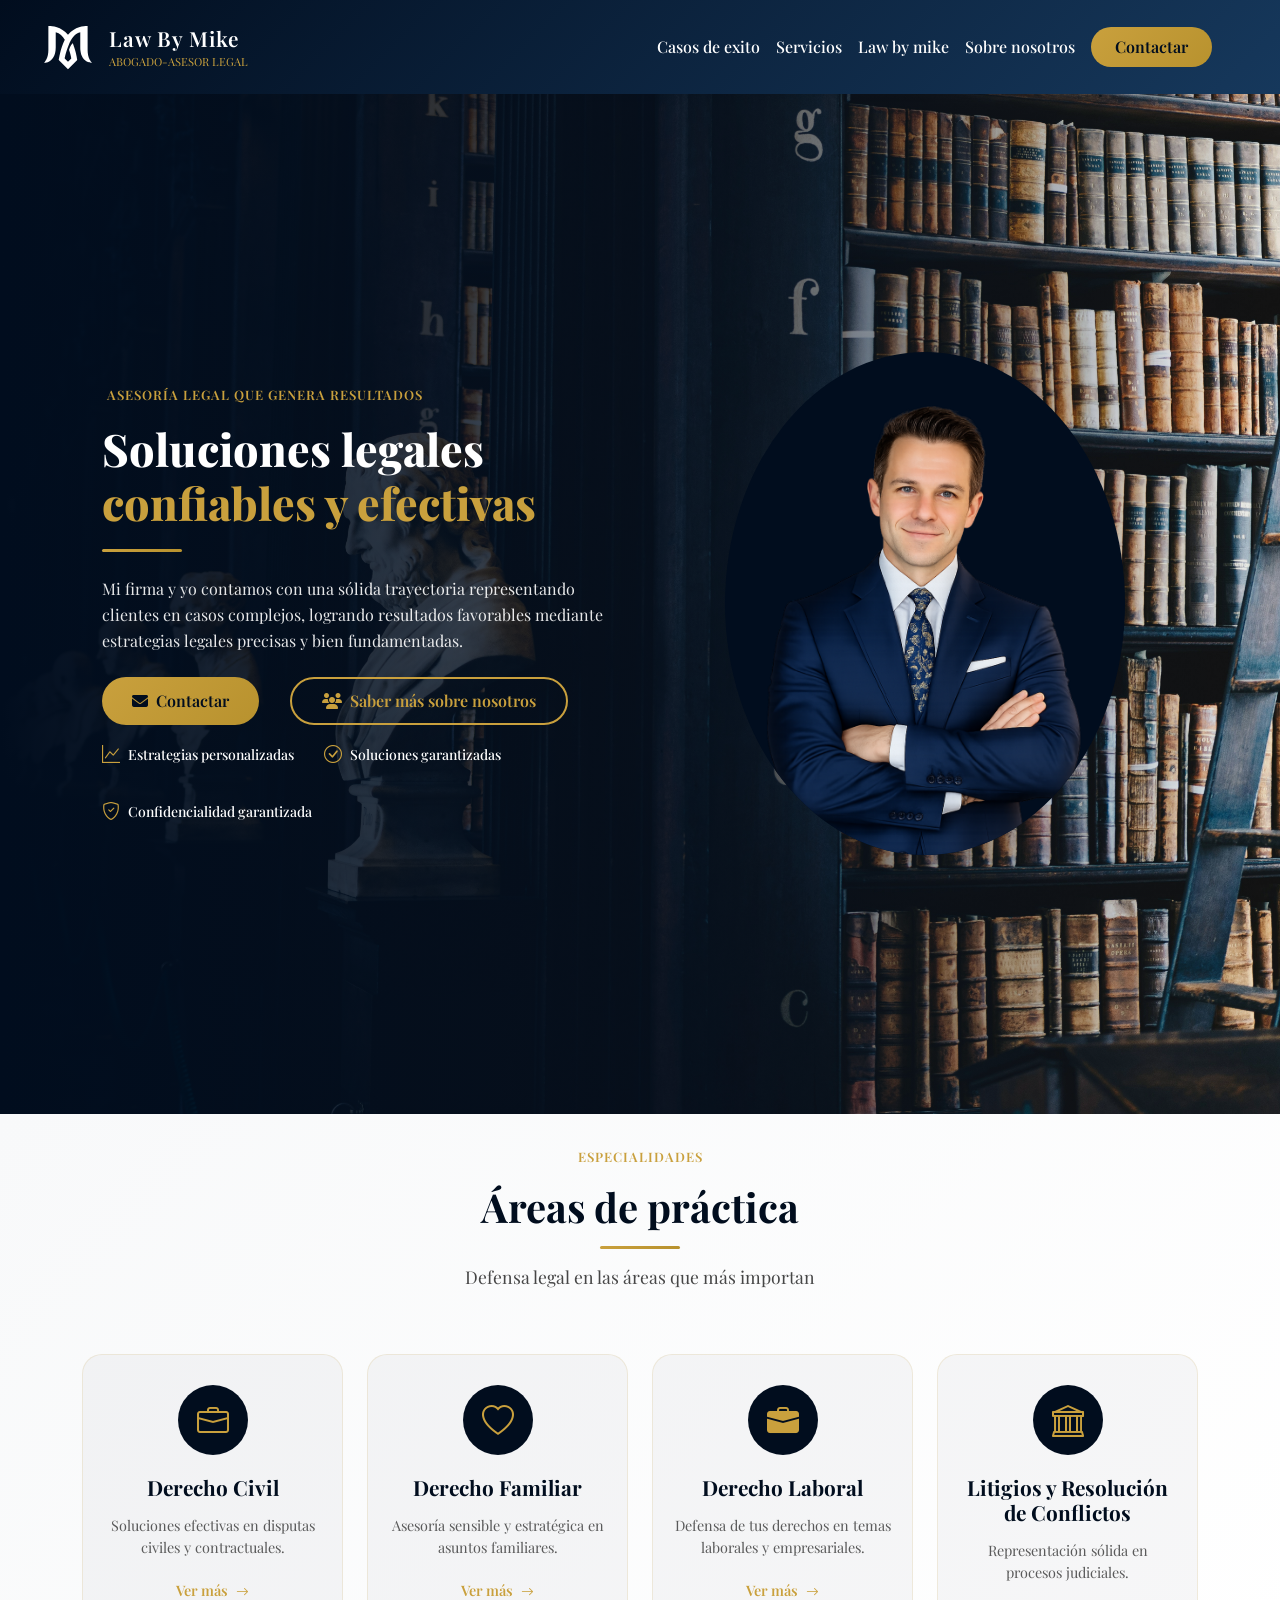
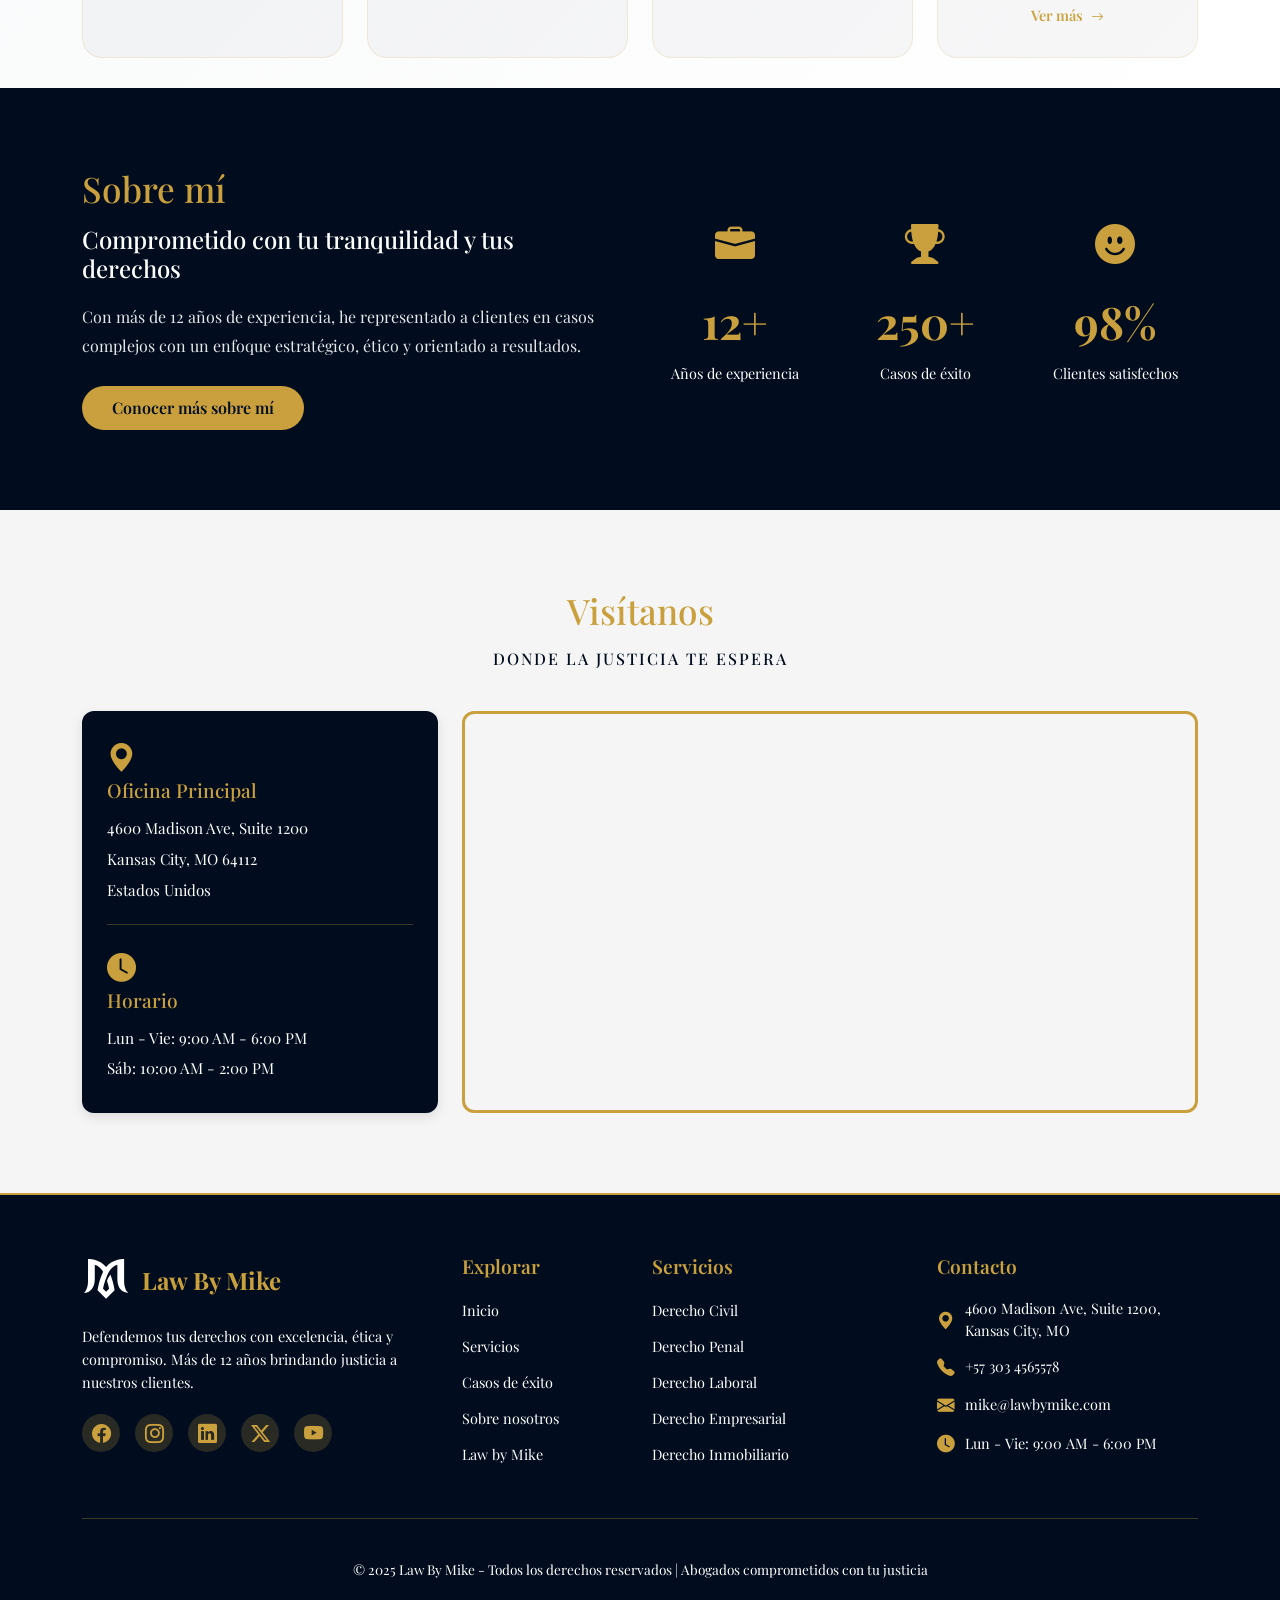
<file: index.html>
<!DOCTYPE html>
<html lang="es">
<head>
    <meta charset="UTF-8">
    <meta name="viewport" content="width=device-width, initial-scale=1.0">
    <title>Law By Mike - Abogado</title>
    <link href="https://cdn.jsdelivr.net/npm/bootstrap@5.3.0/dist/css/bootstrap.min.css" rel="stylesheet">
    <link rel="stylesheet" href="https://cdn.jsdelivr.net/npm/bootstrap-icons@1.11.3/font/bootstrap-icons.min.css">
    <link rel="stylesheet" href="https://cdnjs.cloudflare.com/ajax/libs/font-awesome/6.4.0/css/all.min.css">
    <link rel="stylesheet" href="css/style.css">
</head>
<body>
    <!-- Navbar -->
    <nav class="navbar">
        <div class="container-fluid me-4">
            <a class="navbar-brand d-flex " href="../index.html">
                <object data="../img/logo.svg" type="image/svg+xml" class="img-logo mt-2" alt="Logo"></object>
                <div class="seg-logo">
                    <div class="nombre-logo">Law By Mike</div>
                    <div class="descripcion-logo">ABOGADO-ASESOR LEGAL</div>
                </div>
            </a>
            <div class="d-flex gap-3">
                <a class="nav-link pt-2" href="casos_exito.html">Casos de exito</a>
                <a class="nav-link pt-2" href="servicios.html">Servicios</a>
                <a class="nav-link pt-2" href="#">Law by mike</a>
                <a class="nav-link pt-2" href="sobre_nosotros.html">Sobre nosotros</a>
                <button class="btn boton my-0">Contactar</button>
            </div>
        </div>
    </nav>

    <main class="hero-section">
    <div class="container">
        <div class="row align-items-center min-vh-100">
            
            <!-- Columna izquierda: Contenido -->
            <div class="col-lg-6 col-md-12">
                <div class="contenido">
                    <span class="subtitulo-dorado">Asesoría legal que genera resultados</span>
                    <h1 class="titulo-principal mt-3">
                        <span class="">Soluciones legales</span><br>
                        <span class="texto-dorado">confiables y efectivas</span>
                    </h1>
                    <div class="linea-dorada"></div>
                    <p class="descripcion mt-4">
                        Mi firma y yo contamos con una sólida trayectoria representando clientes en casos complejos, 
                        logrando resultados favorables mediante estrategias legales precisas y bien fundamentadas.
                    </p>
                    
                    <!-- Botones -->
                    <div class="botones-group mt-4">
                        <button class="btn btn-contactar">
                            <i class="fas fa-envelope me-2"></i>Contactar
                        </button>
                        <button class="btn btn-saber-mas ms-3">
                            <i class="fas fa-users me-2"></i>Saber más sobre nosotros
                        </button>
                    </div>

                    <!-- Etiquetas -->
                    <div class="etiquetas mt-3">
                        <div class="etiquetas">
    <div class="etiqueta">
        <i class="bi bi-graph-up"></i>
        <span>Estrategias personalizadas</span>
    </div>
    <div class="etiqueta">
        <i class="bi bi-check-circle"></i>
        <span>Soluciones garantizadas</span>
    </div>
    <div class="etiqueta">
        <i class="bi bi-shield-check"></i>
        <span>Confidencialidad garantizada</span>
    </div>
</div>
                    </div>
                </div>
            </div>

            <!-- Columna derecha: Foto -->
            <div class="col-lg-6 col-md-12 text-center mb-4 mb-lg-0">
                <div class="foto-wrapper">
                    <img src="img/abogado-tR.png" alt="Mike Mandell" class="img-fluid foto-perfil">
                </div>
            </div>
        </div>
    </div>
</main>

<section class="areas-practica">
    <div class="container">
        <div class="row text-center mb-5">
            <div class="col-12">
                <span class="subtitulo-dorado">Especialidades</span>
                <h2 class="titulo-seccion" style="color: ;">Áreas de práctica</h2>
                <div class="linea-dorada mx-auto"></div>
                <p class="descripcion-seccion">Defensa legal en las áreas que más importan</p>
            </div>
        </div>
        <div class="row g-4">
            <div class="col-lg-3 col-md-6">
                <div class="card-practica">
                    <div class="card-icono">
                        <i class="bi bi-briefcase"></i>
                    </div>
                    <h3>Derecho Civil</h3>
                    <p>Soluciones efectivas en disputas civiles y contractuales.</p>
                    <a href="#" class="ver-mas">Ver más <i class="bi bi-arrow-right"></i></a>
                </div>
            </div>
            <div class="col-lg-3 col-md-6">
                <div class="card-practica">
                    <div class="card-icono">
                        <i class="bi bi-heart"></i>
                    </div>
                    <h3>Derecho Familiar</h3>
                    <p>Asesoría sensible y estratégica en asuntos familiares.</p>
                    <a href="#" class="ver-mas">Ver más <i class="bi bi-arrow-right"></i></a>
                </div>
            </div>
            <div class="col-lg-3 col-md-6">
                <div class="card-practica">
                    <div class="card-icono">
                        <i class="bi bi-briefcase-fill"></i>
                    </div>
                    <h3>Derecho Laboral</h3>
                    <p>Defensa de tus derechos en temas laborales y empresariales.</p>
                    <a href="#" class="ver-mas">Ver más <i class="bi bi-arrow-right"></i></a>
                </div>
            </div>
            <div class="col-lg-3 col-md-6">
                <div class="card-practica">
                    <div class="card-icono">
                        <i class="bi bi-bank"></i>
                    </div>
                    <h3>Litigios y Resolución de Conflictos</h3>
                    <p>Representación sólida en procesos judiciales.</p>
                    <a href="#" class="ver-mas">Ver más <i class="bi bi-arrow-right"></i></a>
                </div>
            </div>
        </div>
    </div>
</section>

<!-- HTML de la sección Sobre mí - Izquierda texto, derecha números con íconos -->
<section class="sobre-mi">
    <div class="container">
        <div class="row align-items-center">
            
            <!-- Columna izquierda - Texto -->
            <div class="col-12 col-lg-6 contenido-izq">
                <h2>Sobre mí</h2>
                <h3>Comprometido con tu tranquilidad y tus derechos</h3>
                <p class="descripcion">Con más de 12 años de experiencia, he representado a clientes en casos complejos con un enfoque estratégico, ético y orientado a resultados.</p>
                <button class="boton-conocer">Conocer más sobre mí</button>
            </div>
            
            <!-- Columna derecha - Estadísticas en 3 partes -->
            <div class="col-12 col-lg-6">
                <div class="row">
                    
                    <div class="col-12 col-md-4 estadistica-item">
                        <i class="bi bi-briefcase-fill"></i>
                        <span class="numero">12+</span>
                        <p>Años de experiencia</p>
                    </div>
                    
                    <div class="col-12 col-md-4 estadistica-item">
                        <i class="bi bi-trophy-fill"></i>
                        <span class="numero">250+</span>
                        <p>Casos de éxito</p>
                    </div>
                    
                    <div class="col-12 col-md-4 estadistica-item">
                        <i class="bi bi-emoji-smile-fill"></i>
                        <span class="numero">98%</span>
                        <p>Clientes satisfechos</p>
                    </div>
                    
                </div>
            </div>
            
        </div>
    </div>
</section>

<!-- SECCIÓN UBICACIÓN - Con altura igual para ambas columnas -->
<section class="ubicacion">
    <div class="container">
        <h2>Visítanos</h2>
        <p class="subtitulo">DONDE LA JUSTICIA TE ESPERA</p>
        
        <div class="row g-4 align-items-stretch">
            <!-- Columna izquierda - Información de contacto -->
            <div class="col-12 col-lg-4">
                <div class="info-direccion">
                    <i class="bi bi-geo-alt-fill"></i>
                    <h4>Oficina Principal</h4>
                    <div class="direccion">
                        <p>4600 Madison Ave, Suite 1200</p>
                        <p>Kansas City, MO 64112</p>
                        <p>Estados Unidos</p>
                    </div>
                    <div class="horario">
                        <i class="bi bi-clock-fill"></i>
                        <h4>Horario</h4>
                        <p>Lun - Vie: 9:00 AM - 6:00 PM</p>
                        <p>Sáb: 10:00 AM - 2:00 PM</p>
                    </div>
                </div>
            </div>
            
            <!-- Columna derecha - Mapa de Google -->
            <div class="col-12 col-lg-8">
                <iframe 
                    class="mapa"
                    src="https://www.google.com/maps/embed?pb=!1m18!1m12!1m3!1d3096.0!2d-94.5976742!3d39.0445615!2m3!1f0!2f0!3f0!3m2!1i1024!2i768!4f13.1!3m3!1m2!1s0x87c0f0a0b0a0a0a0%3A0x0!2zMznCsDAyJzQwLjQiTiA5NMKwMzUnNTEuNiJX!5e0!3m2!1ses!2sus!4v1234567890"
                    allowfullscreen="" 
                    loading="lazy" 
                    referrerpolicy="no-referrer-when-downgrade">
                </iframe>
            </div>
        </div>
    </div>
</section>

<!-- FOOTER -->
<footer class="footer">
    <div class="container">
        <div class="row">
            
            <!-- Columna 1 - Logo y descripción -->
            <div class="col-12 col-md-6 col-lg-4 mb-4 mb-lg-0">
                <div class="logo-footer">
                    <object data="img/logo.svg" type="image/svg+xml" class="pt-1"></object>
                    <span>Law By Mike</span>
                </div>
                <p class="descripcion-footer">Defendemos tus derechos con excelencia, ética y compromiso. Más de 12 años brindando justicia a nuestros clientes.</p>
                <div class="redes-sociales">
                    <a href="#"><i class="bi bi-facebook"></i></a>
                    <a href="#"><i class="bi bi-instagram"></i></a>
                    <a href="#"><i class="bi bi-linkedin"></i></a>
                    <a href="#"><i class="bi bi-twitter-x"></i></a>
                    <a href="#"><i class="bi bi-youtube"></i></a>
                </div>
            </div>
            
            <!-- Columna 2 - Enlaces rápidos -->
            <div class="col-12 col-md-6 col-lg-2 mb-4 mb-lg-0">
                <h5>Explorar</h5>
                <ul class="footer-links">
                    <li><a href="index.html">Inicio</a></li>
                    <li><a href="servicios.html">Servicios</a></li>
                    <li><a href="casos_exito.html">Casos de éxito</a></li>
                    <li><a href="#">Sobre nosotros</a></li>
                    <li><a href="#">Law by Mike</a></li>
                </ul>
            </div>
            
            <!-- Columna 3 - Servicios -->
            <div class="col-12 col-md-6 col-lg-3 mb-4 mb-lg-0">
                <h5>Servicios</h5>
                <ul class="footer-links">
                    <li><a href="#">Derecho Civil</a></li>
                    <li><a href="#">Derecho Penal</a></li>
                    <li><a href="#">Derecho Laboral</a></li>
                    <li><a href="#">Derecho Empresarial</a></li>
                    <li><a href="#">Derecho Inmobiliario</a></li>
                </ul>
            </div>
            
            <!-- Columna 4 - Contacto -->
            <div class="col-12 col-md-6 col-lg-3">
                <h5>Contacto</h5>
                <ul class="contacto-footer">
                    <li><i class="bi bi-geo-alt-fill"></i> 4600 Madison Ave, Suite 1200, Kansas City, MO</li>
                    <li><i class="bi bi-telephone-fill"></i> +57 303 4565578</li>
                    <li><i class="bi bi-envelope-fill"></i> mike@lawbymike.com</li>
                    <li><i class="bi bi-clock-fill"></i> Lun - Vie: 9:00 AM - 6:00 PM</li>
                </ul>
            </div>
            
        </div>
        
        <div class="copyright">
            <p>&copy; 2025 Law By Mike - Todos los derechos reservados | Abogados comprometidos con tu justicia</p>
        </div>
    </div>
</footer>


    <script src="https://cdn.jsdelivr.net/npm/bootstrap@5.3.0/dist/js/bootstrap.bundle.min.js"></script>
</body>
</html>

    <script src="https://cdn.jsdelivr.net/npm/bootstrap@5.3.0/dist/js/bootstrap.bundle.min.js"></script>
</body>
</html>
</file>
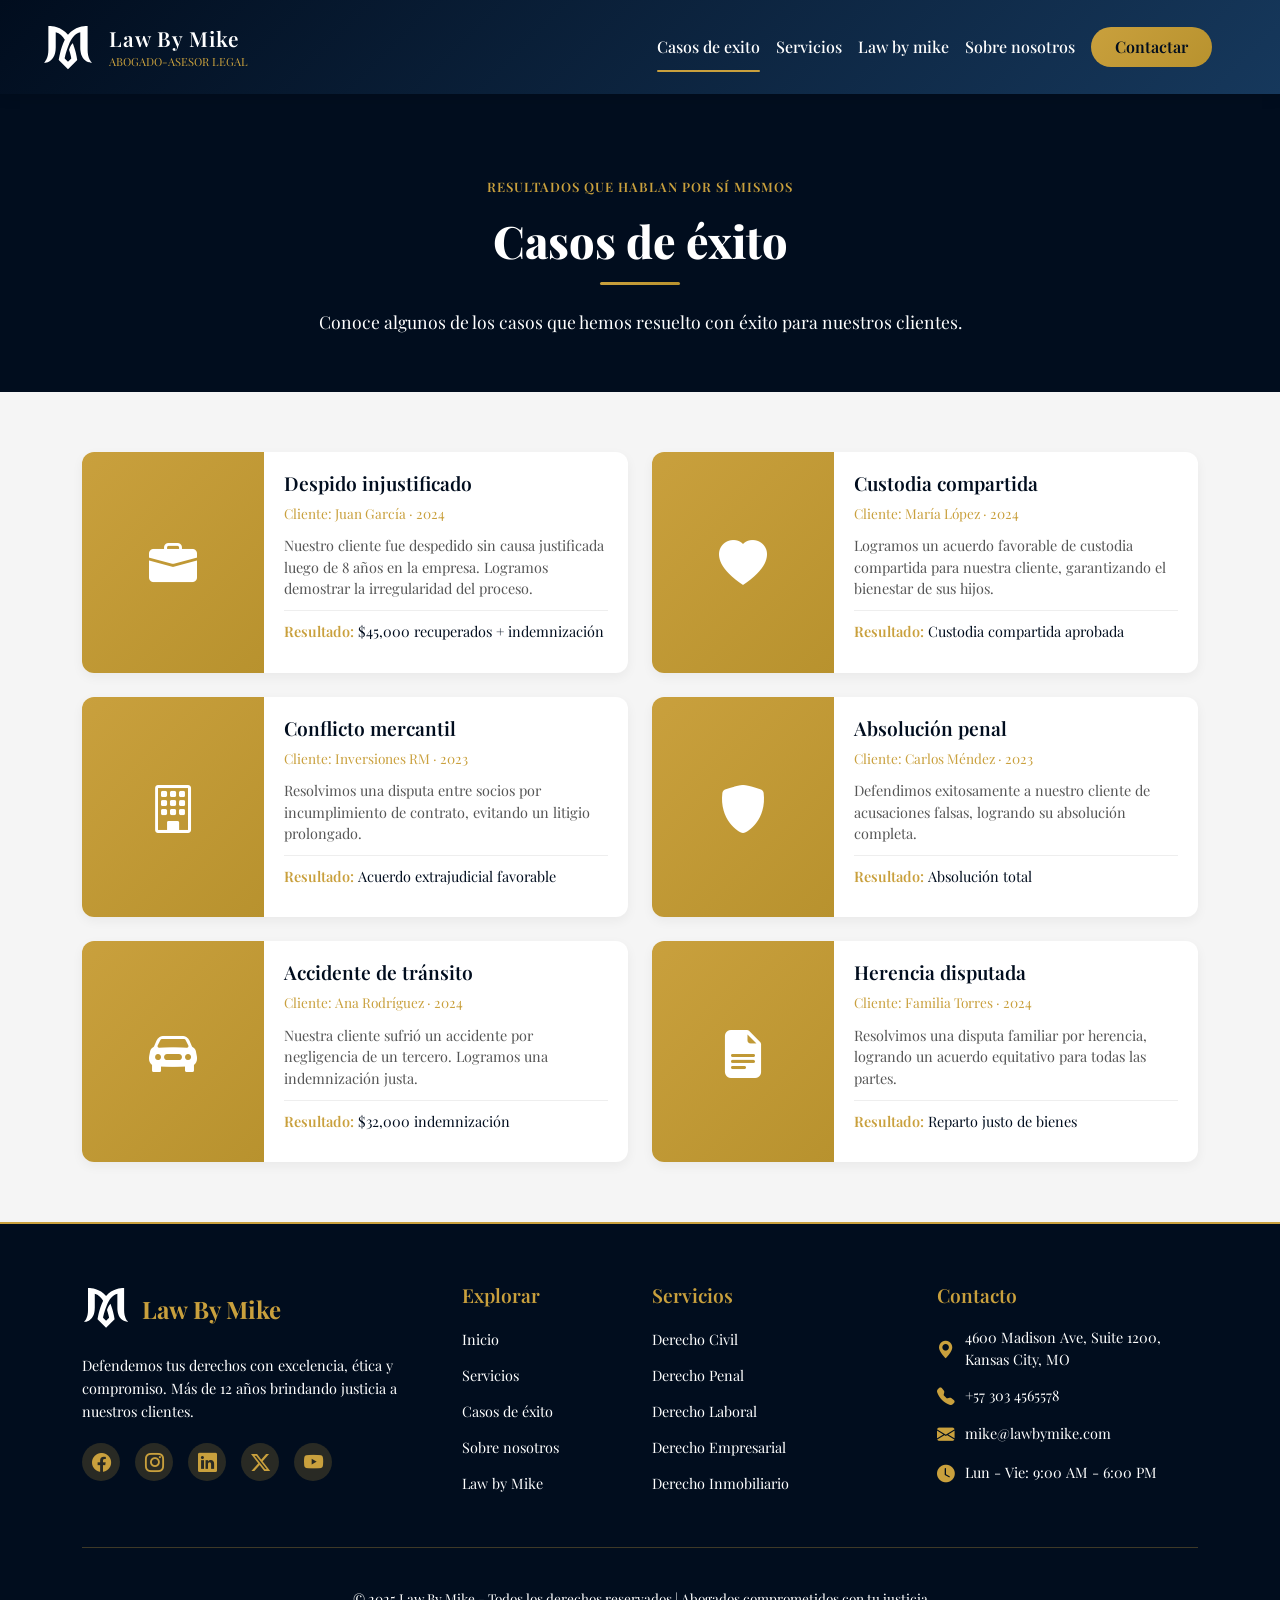
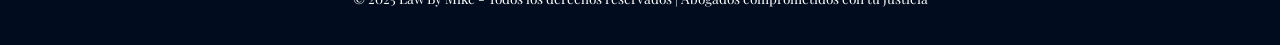
<file: casos_exito.html>
<!DOCTYPE html>
<html lang="es">
<head>
    <meta charset="UTF-8">
    <meta name="viewport" content="width=device-width, initial-scale=1.0">
    <title>Law By Mike - Casos de Éxito</title>
    <link href="https://cdn.jsdelivr.net/npm/bootstrap@5.3.0/dist/css/bootstrap.min.css" rel="stylesheet">
    <link rel="stylesheet" href="https://cdn.jsdelivr.net/npm/bootstrap-icons@1.11.3/font/bootstrap-icons.min.css">
    <link rel="stylesheet" href="https://cdnjs.cloudflare.com/ajax/libs/font-awesome/6.4.0/css/all.min.css">
    <link rel="stylesheet" href="css/style.css">
</head>
<body>
    <!-- Navbar -->
    <nav class="navbar">
        <div class="container-fluid me-4">
            <a class="navbar-brand d-flex " href="index.html">
                <object data="img/logo.svg" type="image/svg+xml" class="img-logo mt-2" alt="Logo"></object>
                <div class="seg-logo">
                    <div class="nombre-logo">Law By Mike</div>
                    <div class="descripcion-logo">ABOGADO-ASESOR LEGAL</div>
                </div>
            </a>
            <div class="d-flex gap-3">
                <a class="nav-link pt-2 enlace-activo" href="casos_exito.html">Casos de exito</a>
                <a class="nav-link pt-2" href="servicios.html">Servicios</a>
                <a class="nav-link pt-2" href="">Law by mike</a>
                <a class="nav-link pt-2" href="servicios.html">Sobre nosotros</a>
                <button class="btn boton my-0">Contactar</button>
            </div>
        </div>
    </nav>

<!-- CONTENIDO PRINCIPAL DE CASOS DE ÉXITO - Versión corregida -->

<!-- Hero de Casos de Éxito -->
<section class="casos-hero">
    <div class="container">
        <div class="row text-center">
            <div class="col-12">
                <span class="subtitulo-dorado">Resultados que hablan por sí mismos</span>
                <h1 class="titulo-principal mt-3">Casos de éxito</h1>
                <div class="linea-dorada mx-auto"></div>
                <p class="descripcion-hero mt-4">Conoce algunos de los casos que hemos resuelto con éxito para nuestros clientes.</p>
            </div>
        </div>
    </div>
</section>

<!-- Grid de Casos de Éxito -->
<section class="casos-grid">
    <div class="container">
        <div class="row g-4">
            
            <!-- Caso 1 -->
            <div class="col-12 col-md-6">
                <div class="card-caso">
                    <div class="row g-0 h-100">
                        <div class="col-12 col-md-4">
                            <div class="caso-icono h-100">
                                <i class="bi bi-briefcase-fill"></i>
                            </div>
                        </div>
                        <div class="col-12 col-md-8">
                            <div class="caso-contenido">
                                <h3>Despido injustificado</h3>
                                <p class="cliente">Cliente: Juan García · 2024</p>
                                <p>Nuestro cliente fue despedido sin causa justificada luego de 8 años en la empresa. Logramos demostrar la irregularidad del proceso.</p>
                                <p class="resultado"><strong>Resultado:</strong> $45,000 recuperados + indemnización</p>
                            </div>
                        </div>
                    </div>
                </div>
            </div>

            <!-- Caso 2 -->
            <div class="col-12 col-md-6">
                <div class="card-caso">
                    <div class="row g-0 h-100">
                        <div class="col-12 col-md-4">
                            <div class="caso-icono h-100">
                                <i class="bi bi-heart-fill"></i>
                            </div>
                        </div>
                        <div class="col-12 col-md-8">
                            <div class="caso-contenido">
                                <h3>Custodia compartida</h3>
                                <p class="cliente">Cliente: María López · 2024</p>
                                <p>Logramos un acuerdo favorable de custodia compartida para nuestra cliente, garantizando el bienestar de sus hijos.</p>
                                <p class="resultado"><strong>Resultado:</strong> Custodia compartida aprobada</p>
                            </div>
                        </div>
                    </div>
                </div>
            </div>

            <!-- Caso 3 -->
            <div class="col-12 col-md-6">
                <div class="card-caso">
                    <div class="row g-0 h-100">
                        <div class="col-12 col-md-4">
                            <div class="caso-icono h-100">
                                <i class="bi bi-building"></i>
                            </div>
                        </div>
                        <div class="col-12 col-md-8">
                            <div class="caso-contenido">
                                <h3>Conflicto mercantil</h3>
                                <p class="cliente">Cliente: Inversiones RM · 2023</p>
                                <p>Resolvimos una disputa entre socios por incumplimiento de contrato, evitando un litigio prolongado.</p>
                                <p class="resultado"><strong>Resultado:</strong> Acuerdo extrajudicial favorable</p>
                            </div>
                        </div>
                    </div>
                </div>
            </div>

            <!-- Caso 4 -->
            <div class="col-12 col-md-6">
                <div class="card-caso">
                    <div class="row g-0 h-100">
                        <div class="col-12 col-md-4">
                            <div class="caso-icono h-100">
                                <i class="bi bi-shield-fill"></i>
                            </div>
                        </div>
                        <div class="col-12 col-md-8">
                            <div class="caso-contenido">
                                <h3>Absolución penal</h3>
                                <p class="cliente">Cliente: Carlos Méndez · 2023</p>
                                <p>Defendimos exitosamente a nuestro cliente de acusaciones falsas, logrando su absolución completa.</p>
                                <p class="resultado"><strong>Resultado:</strong> Absolución total</p>
                            </div>
                        </div>
                    </div>
                </div>
            </div>

            <!-- Caso 5 -->
            <div class="col-12 col-md-6">
                <div class="card-caso">
                    <div class="row g-0 h-100">
                        <div class="col-12 col-md-4">
                            <div class="caso-icono h-100">
                                <i class="bi bi-car-front-fill"></i>
                            </div>
                        </div>
                        <div class="col-12 col-md-8">
                            <div class="caso-contenido">
                                <h3>Accidente de tránsito</h3>
                                <p class="cliente">Cliente: Ana Rodríguez · 2024</p>
                                <p>Nuestra cliente sufrió un accidente por negligencia de un tercero. Logramos una indemnización justa.</p>
                                <p class="resultado"><strong>Resultado:</strong> $32,000 indemnización</p>
                            </div>
                        </div>
                    </div>
                </div>
            </div>

            <!-- Caso 6 -->
            <div class="col-12 col-md-6">
                <div class="card-caso">
                    <div class="row g-0 h-100">
                        <div class="col-12 col-md-4">
                            <div class="caso-icono h-100">
                                <i class="bi bi-file-earmark-text-fill"></i>
                            </div>
                        </div>
                        <div class="col-12 col-md-8">
                            <div class="caso-contenido">
                                <h3>Herencia disputada</h3>
                                <p class="cliente">Cliente: Familia Torres · 2024</p>
                                <p>Resolvimos una disputa familiar por herencia, logrando un acuerdo equitativo para todas las partes.</p>
                                <p class="resultado"><strong>Resultado:</strong> Reparto justo de bienes</p>
                            </div>
                        </div>
                    </div>
                </div>
            </div>

        </div>
    </div>
</section>

    <!-- FOOTER -->
    <footer class="footer">
        <div class="container">
            <div class="row">
                
                <div class="col-12 col-md-6 col-lg-4 mb-4 mb-lg-0">
                    <div class="logo-footer">
                        <object data="img/logo.svg" type="image/svg+xml" class="pt-1"></object>
                        <span>Law By Mike</span>
                    </div>
                    <p class="descripcion-footer">Defendemos tus derechos con excelencia, ética y compromiso. Más de 12 años brindando justicia a nuestros clientes.</p>
                    <div class="redes-sociales">
                        <a href="#"><i class="bi bi-facebook"></i></a>
                        <a href="#"><i class="bi bi-instagram"></i></a>
                        <a href="#"><i class="bi bi-linkedin"></i></a>
                        <a href="#"><i class="bi bi-twitter-x"></i></a>
                        <a href="#"><i class="bi bi-youtube"></i></a>
                    </div>
                </div>
                
                <div class="col-12 col-md-6 col-lg-2 mb-4 mb-lg-0">
                    <h5>Explorar</h5>
                    <ul class="footer-links">
                        <li><a href="index.html">Inicio</a></li>
                        <li><a href="servicios.html">Servicios</a></li>
                        <li><a href="casos_exito.html">Casos de éxito</a></li>
                        <li><a href="#">Sobre nosotros</a></li>
                        <li><a href="#">Law by Mike</a></li>
                    </ul>
                </div>
                
                <div class="col-12 col-md-6 col-lg-3 mb-4 mb-lg-0">
                    <h5>Servicios</h5>
                    <ul class="footer-links">
                        <li><a href="#">Derecho Civil</a></li>
                        <li><a href="#">Derecho Penal</a></li>
                        <li><a href="#">Derecho Laboral</a></li>
                        <li><a href="#">Derecho Empresarial</a></li>
                        <li><a href="#">Derecho Inmobiliario</a></li>
                    </ul>
                </div>
                
                <div class="col-12 col-md-6 col-lg-3">
                    <h5>Contacto</h5>
                    <ul class="contacto-footer">
                        <li><i class="bi bi-geo-alt-fill"></i> 4600 Madison Ave, Suite 1200, Kansas City, MO</li>
                        <li><i class="bi bi-telephone-fill"></i> +57 303 4565578</li>
                        <li><i class="bi bi-envelope-fill"></i> mike@lawbymike.com</li>
                        <li><i class="bi bi-clock-fill"></i> Lun - Vie: 9:00 AM - 6:00 PM</li>
                    </ul>
                </div>
                
            </div>
            
            <div class="copyright">
                <p>&copy; 2025 Law By Mike - Todos los derechos reservados | Abogados comprometidos con tu justicia</p>
            </div>
        </div>
    </footer>

    <script src="https://cdn.jsdelivr.net/npm/bootstrap@5.3.0/dist/js/bootstrap.bundle.min.js"></script>
</body>
</html>
</file>
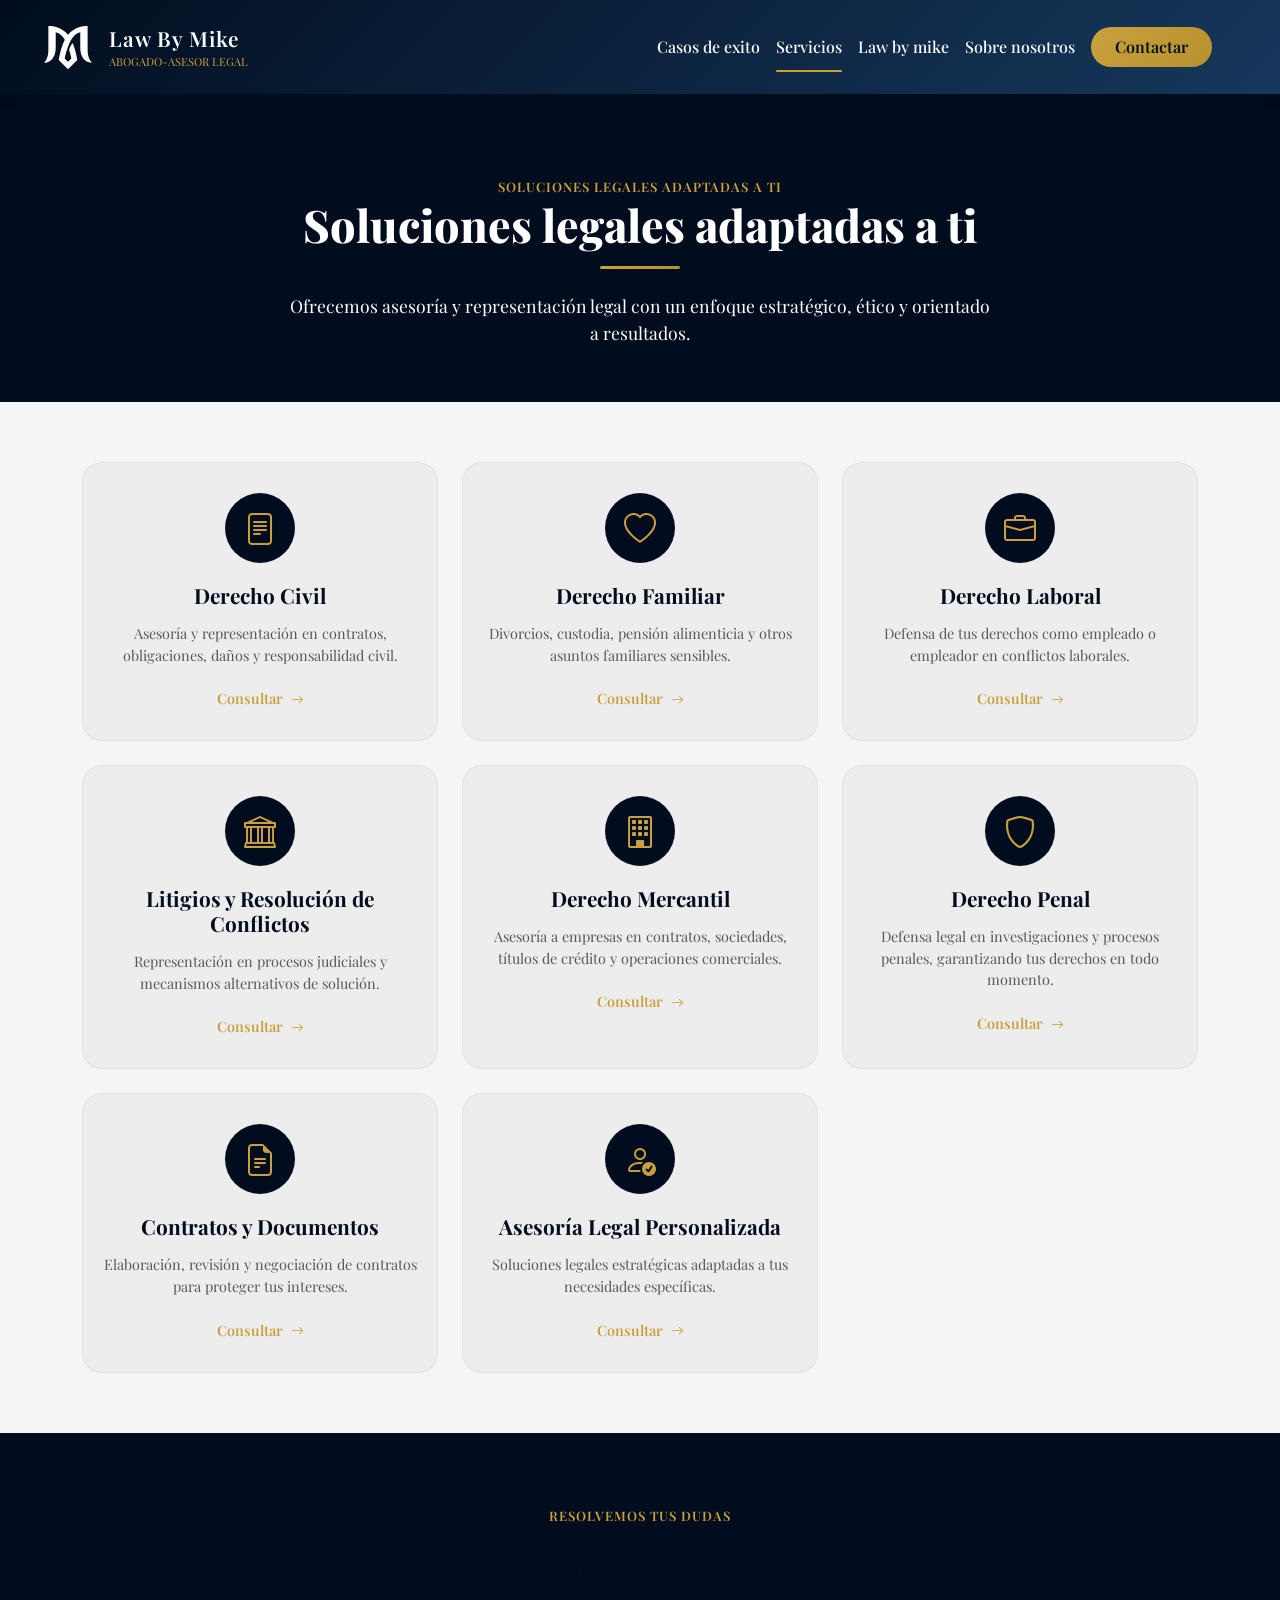
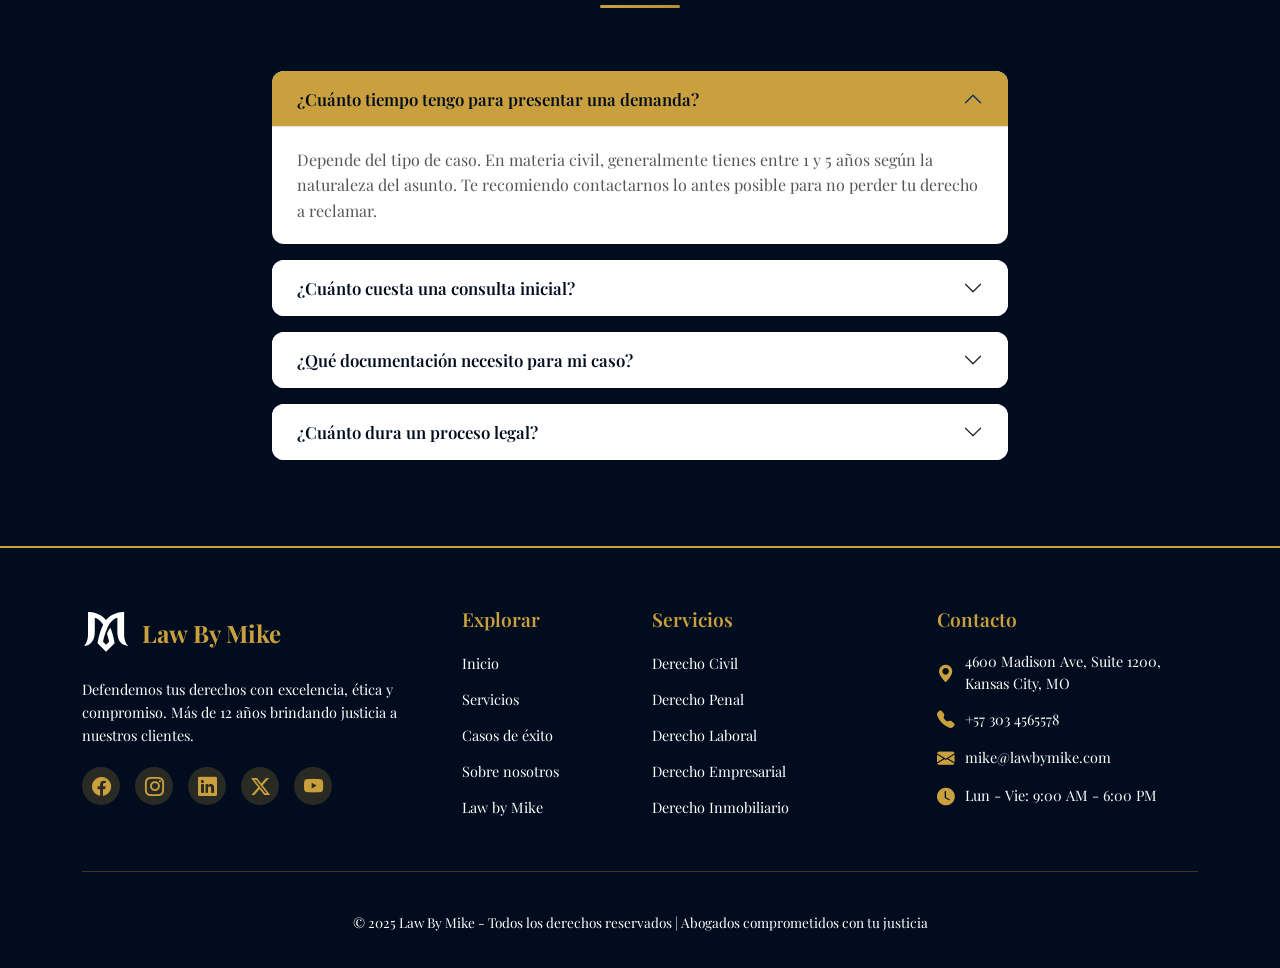
<file: servicios.html>
<!DOCTYPE html>
<html lang="es">
<head>
    <meta charset="UTF-8">
    <meta name="viewport" content="width=device-width, initial-scale=1.0">
    <title>Law By Mike - Servicios</title>
    <link href="https://cdn.jsdelivr.net/npm/bootstrap@5.3.0/dist/css/bootstrap.min.css" rel="stylesheet">
    <link rel="stylesheet" href="https://cdn.jsdelivr.net/npm/bootstrap-icons@1.11.3/font/bootstrap-icons.min.css">
    <link rel="stylesheet" href="https://cdnjs.cloudflare.com/ajax/libs/font-awesome/6.4.0/css/all.min.css">
    <link rel="stylesheet" href="css/style.css">
</head>
<body>
    <!-- Navbar -->
    <nav class="navbar">
        <div class="container-fluid me-4">
            <a class="navbar-brand d-flex " href="../index.html">
                <object data="../img/logo.svg" type="image/svg+xml" class="img-logo mt-2" alt="Logo"></object>
                <div class="seg-logo">
                    <div class="nombre-logo">Law By Mike</div>
                    <div class="descripcion-logo">ABOGADO-ASESOR LEGAL</div>
                </div>
            </a>
            <div class="d-flex gap-3">
                <a class="nav-link pt-2" href="casos_exito.html">Casos de exito</a>
                <a class="nav-link pt-2 enlace-activo" href="servicios.html">Servicios</a>
                <a class="nav-link pt-2" href="#">Law by mike</a>
                <a class="nav-link pt-2" href="sobre_nosotros.html">Sobre nosotros</a>
                <button class="btn boton my-0">Contactar</button>
            </div>
        </div>
    </nav>

    <!-- CONTENIDO PRINCIPAL DE SERVICIOS - EDITAR AQUÍ -->
    <main>
        <!-- CONTENIDO PRINCIPAL DE SERVICIOS - Pega esto dentro del <main> de servicios.html -->

<!-- Hero de Servicios -->
<section class="servicios-hero">
    <div class="container">
        <div class="row text-center">
            <div class="col-12">
                <span class="subtitulo-dorado">Soluciones legales adaptadas a ti</span>
                <h1 class="titulo-principal ">Soluciones legales adaptadas a ti</h1>
                <div class="linea-dorada mx-auto"></div>
                <p class="descripcion-hero mt-4">Ofrecemos asesoría y representación legal con un enfoque estratégico, ético y orientado a resultados.</p>
            </div>
        </div>
    </div>
</section>

<!-- Grid de Servicios -->
<section class="servicios-grid">
    <div class="container">
        <div class="row g-4">
            
            <div class="col-12 col-md-6 col-lg-4">
                <div class="card-practica">
                    <div class="card-icono">
                        <i class="bi bi-file-text"></i>
                    </div>
                    <h3>Derecho Civil</h3>
                    <p>Asesoría y representación en contratos, obligaciones, daños y responsabilidad civil.</p>
                    <a href="#" class="ver-mas">Consultar <i class="bi bi-arrow-right"></i></a>
                </div>
            </div>

            <div class="col-12 col-md-6 col-lg-4">
                <div class="card-practica">
                    <div class="card-icono">
                        <i class="bi bi-heart"></i>
                    </div>
                    <h3>Derecho Familiar</h3>
                    <p>Divorcios, custodia, pensión alimenticia y otros asuntos familiares sensibles.</p>
                    <a href="#" class="ver-mas">Consultar <i class="bi bi-arrow-right"></i></a>
                </div>
            </div>

            <div class="col-12 col-md-6 col-lg-4">
                <div class="card-practica">
                    <div class="card-icono">
                        <i class="bi bi-briefcase"></i>
                    </div>
                    <h3>Derecho Laboral</h3>
                    <p>Defensa de tus derechos como empleado o empleador en conflictos laborales.</p>
                    <a href="#" class="ver-mas">Consultar <i class="bi bi-arrow-right"></i></a>
                </div>
            </div>

            <div class="col-12 col-md-6 col-lg-4">
                <div class="card-practica">
                    <div class="card-icono">
                        <i class="bi bi-bank"></i>
                    </div>
                    <h3>Litigios y Resolución de Conflictos</h3>
                    <p>Representación en procesos judiciales y mecanismos alternativos de solución.</p>
                    <a href="#" class="ver-mas">Consultar <i class="bi bi-arrow-right"></i></a>
                </div>
            </div>

            <div class="col-12 col-md-6 col-lg-4">
                <div class="card-practica">
                    <div class="card-icono">
                        <i class="bi bi-building"></i>
                    </div>
                    <h3>Derecho Mercantil</h3>
                    <p>Asesoría a empresas en contratos, sociedades, títulos de crédito y operaciones comerciales.</p>
                    <a href="#" class="ver-mas">Consultar <i class="bi bi-arrow-right"></i></a>
                </div>
            </div>

            <div class="col-12 col-md-6 col-lg-4">
                <div class="card-practica">
                    <div class="card-icono">
                        <i class="bi bi-shield"></i>
                    </div>
                    <h3>Derecho Penal</h3>
                    <p>Defensa legal en investigaciones y procesos penales, garantizando tus derechos en todo momento.</p>
                    <a href="#" class="ver-mas">Consultar <i class="bi bi-arrow-right"></i></a>
                </div>
            </div>

            <div class="col-12 col-md-6 col-lg-4">
                <div class="card-practica">
                    <div class="card-icono">
                        <i class="bi bi-file-earmark-text"></i>
                    </div>
                    <h3>Contratos y Documentos</h3>
                    <p>Elaboración, revisión y negociación de contratos para proteger tus intereses.</p>
                    <a href="#" class="ver-mas">Consultar <i class="bi bi-arrow-right"></i></a>
                </div>
            </div>

            <div class="col-12 col-md-6 col-lg-4">
                <div class="card-practica">
                    <div class="card-icono">
                        <i class="bi bi-person-check"></i>
                    </div>
                    <h3>Asesoría Legal Personalizada</h3>
                    <p>Soluciones legales estratégicas adaptadas a tus necesidades específicas.</p>
                    <a href="#" class="ver-mas">Consultar <i class="bi bi-arrow-right"></i></a>
                </div>
            </div>

        </div>
    </div>
</section>

<!-- Preguntas Frecuentes - Accordion -->
<section class="faq-section">
    <div class="container">
        <div class="row text-center mb-5">
            <div class="col-12">
                <span class="subtitulo-dorado">Resolvemos tus dudas</span>
                <h2 class="titulo-seccion">Preguntas frecuentes</h2>
                <div class="linea-dorada mx-auto"></div>
            </div>
        </div>
        <div class="row justify-content-center">
            <div class="col-12 col-lg-8">
                <div class="accordion" id="accordionFAQ">
                    
                    <div class="accordion-item">
                        <h2 class="accordion-header">
                            <button class="accordion-button" type="button" data-bs-toggle="collapse" data-bs-target="#faq1">
                                ¿Cuánto tiempo tengo para presentar una demanda?
                            </button>
                        </h2>
                        <div id="faq1" class="accordion-collapse collapse show" data-bs-parent="#accordionFAQ">
                            <div class="accordion-body">
                                Depende del tipo de caso. En materia civil, generalmente tienes entre 1 y 5 años según la naturaleza del asunto. Te recomiendo contactarnos lo antes posible para no perder tu derecho a reclamar.
                            </div>
                        </div>
                    </div>

                    <div class="accordion-item">
                        <h2 class="accordion-header">
                            <button class="accordion-button collapsed" type="button" data-bs-toggle="collapse" data-bs-target="#faq2">
                                ¿Cuánto cuesta una consulta inicial?
                            </button>
                        </h2>
                        <div id="faq2" class="accordion-collapse collapse" data-bs-parent="#accordionFAQ">
                            <div class="accordion-body">
                                Nuestra primera consulta es completamente gratuita. Evaluamos tu caso, te explicamos tus opciones y definimos juntos la mejor estrategia sin ningún compromiso.
                            </div>
                        </div>
                    </div>

                    <div class="accordion-item">
                        <h2 class="accordion-header">
                            <button class="accordion-button collapsed" type="button" data-bs-toggle="collapse" data-bs-target="#faq3">
                                ¿Qué documentación necesito para mi caso?
                            </button>
                        </h2>
                        <div id="faq3" class="accordion-collapse collapse" data-bs-parent="#accordionFAQ">
                            <div class="accordion-body">
                                Depende del tipo de caso, pero generalmente necesitamos identificación oficial, contratos o documentos relacionados, y cualquier prueba que tengas (correos, mensajes, fotografías). En la consulta inicial te indicaremos exactamente qué necesitas.
                            </div>
                        </div>
                    </div>

                    <div class="accordion-item">
                        <h2 class="accordion-header">
                            <button class="accordion-button collapsed" type="button" data-bs-toggle="collapse" data-bs-target="#faq4">
                                ¿Cuánto dura un proceso legal?
                            </button>
                        </h2>
                        <div id="faq4" class="accordion-collapse collapse" data-bs-parent="#accordionFAQ">
                            <div class="accordion-body">
                                La duración varía según la complejidad del caso. Algunos asuntos se resuelven en meses, otros pueden durar más de un año. En tu consulta inicial te daremos un estimado basado en tu situación específica.
                            </div>
                        </div>
                    </div>

                </div>
            </div>
        </div>
    </div>
</section>
        



    </main>

    <!-- FOOTER -->
    <footer class="footer">
        <div class="container">
            <div class="row">
                
                <!-- Columna 1 - Logo y descripción -->
                <div class="col-12 col-md-6 col-lg-4 mb-4 mb-lg-0">
                    <div class="logo-footer">
                        <object data="img/logo.svg" type="image/svg+xml" class="pt-1"></object>
                        <span>Law By Mike</span>
                    </div>
                    <p class="descripcion-footer">Defendemos tus derechos con excelencia, ética y compromiso. Más de 12 años brindando justicia a nuestros clientes.</p>
                    <div class="redes-sociales">
                        <a href="#"><i class="bi bi-facebook"></i></a>
                        <a href="#"><i class="bi bi-instagram"></i></a>
                        <a href="#"><i class="bi bi-linkedin"></i></a>
                        <a href="#"><i class="bi bi-twitter-x"></i></a>
                        <a href="#"><i class="bi bi-youtube"></i></a>
                    </div>
                </div>
                
                <!-- Columna 2 - Enlaces rápidos -->
                <div class="col-12 col-md-6 col-lg-2 mb-4 mb-lg-0">
                    <h5>Explorar</h5>
                    <ul class="footer-links">
                        <li><a href="index.html">Inicio</a></li>
                        <li><a href="servicios.html">Servicios</a></li>
                        <li><a href="casos_exito.html">Casos de éxito</a></li>
                        <li><a href="#">Sobre nosotros</a></li>
                        <li><a href="#">Law by Mike</a></li>
                    </ul>
                </div>
                
                <!-- Columna 3 - Servicios -->
                <div class="col-12 col-md-6 col-lg-3 mb-4 mb-lg-0">
                    <h5>Servicios</h5>
                    <ul class="footer-links">
                        <li><a href="#">Derecho Civil</a></li>
                        <li><a href="#">Derecho Penal</a></li>
                        <li><a href="#">Derecho Laboral</a></li>
                        <li><a href="#">Derecho Empresarial</a></li>
                        <li><a href="#">Derecho Inmobiliario</a></li>
                    </ul>
                </div>
                
                <!-- Columna 4 - Contacto -->
                <div class="col-12 col-md-6 col-lg-3">
                    <h5>Contacto</h5>
                    <ul class="contacto-footer">
                        <li><i class="bi bi-geo-alt-fill"></i> 4600 Madison Ave, Suite 1200, Kansas City, MO</li>
                        <li><i class="bi bi-telephone-fill"></i> +57 303 4565578</li>
                        <li><i class="bi bi-envelope-fill"></i> mike@lawbymike.com</li>
                        <li><i class="bi bi-clock-fill"></i> Lun - Vie: 9:00 AM - 6:00 PM</li>
                    </ul>
                </div>
                
            </div>
            
            <div class="copyright">
                <p>&copy; 2025 Law By Mike - Todos los derechos reservados | Abogados comprometidos con tu justicia</p>
            </div>
        </div>
    </footer>

    <script src="https://cdn.jsdelivr.net/npm/bootstrap@5.3.0/dist/js/bootstrap.bundle.min.js"></script>
</body>
</html>
</file>
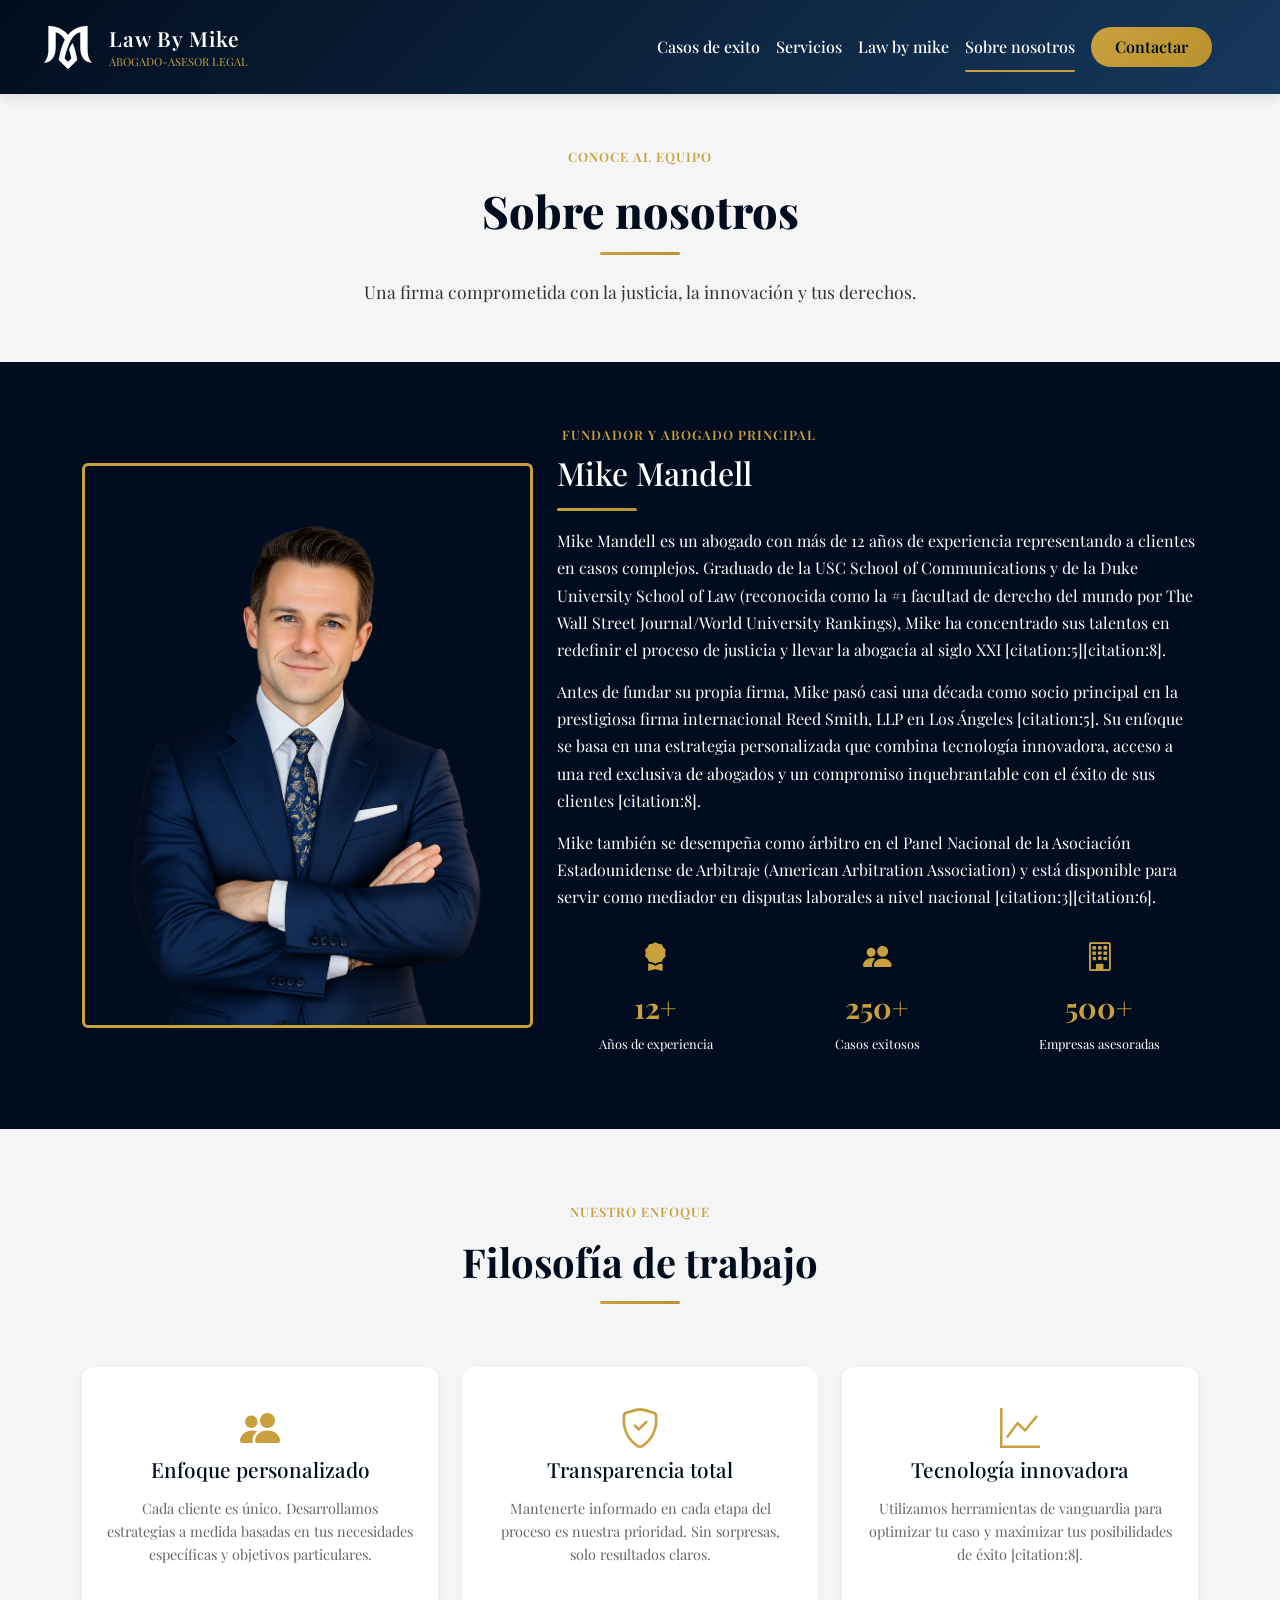
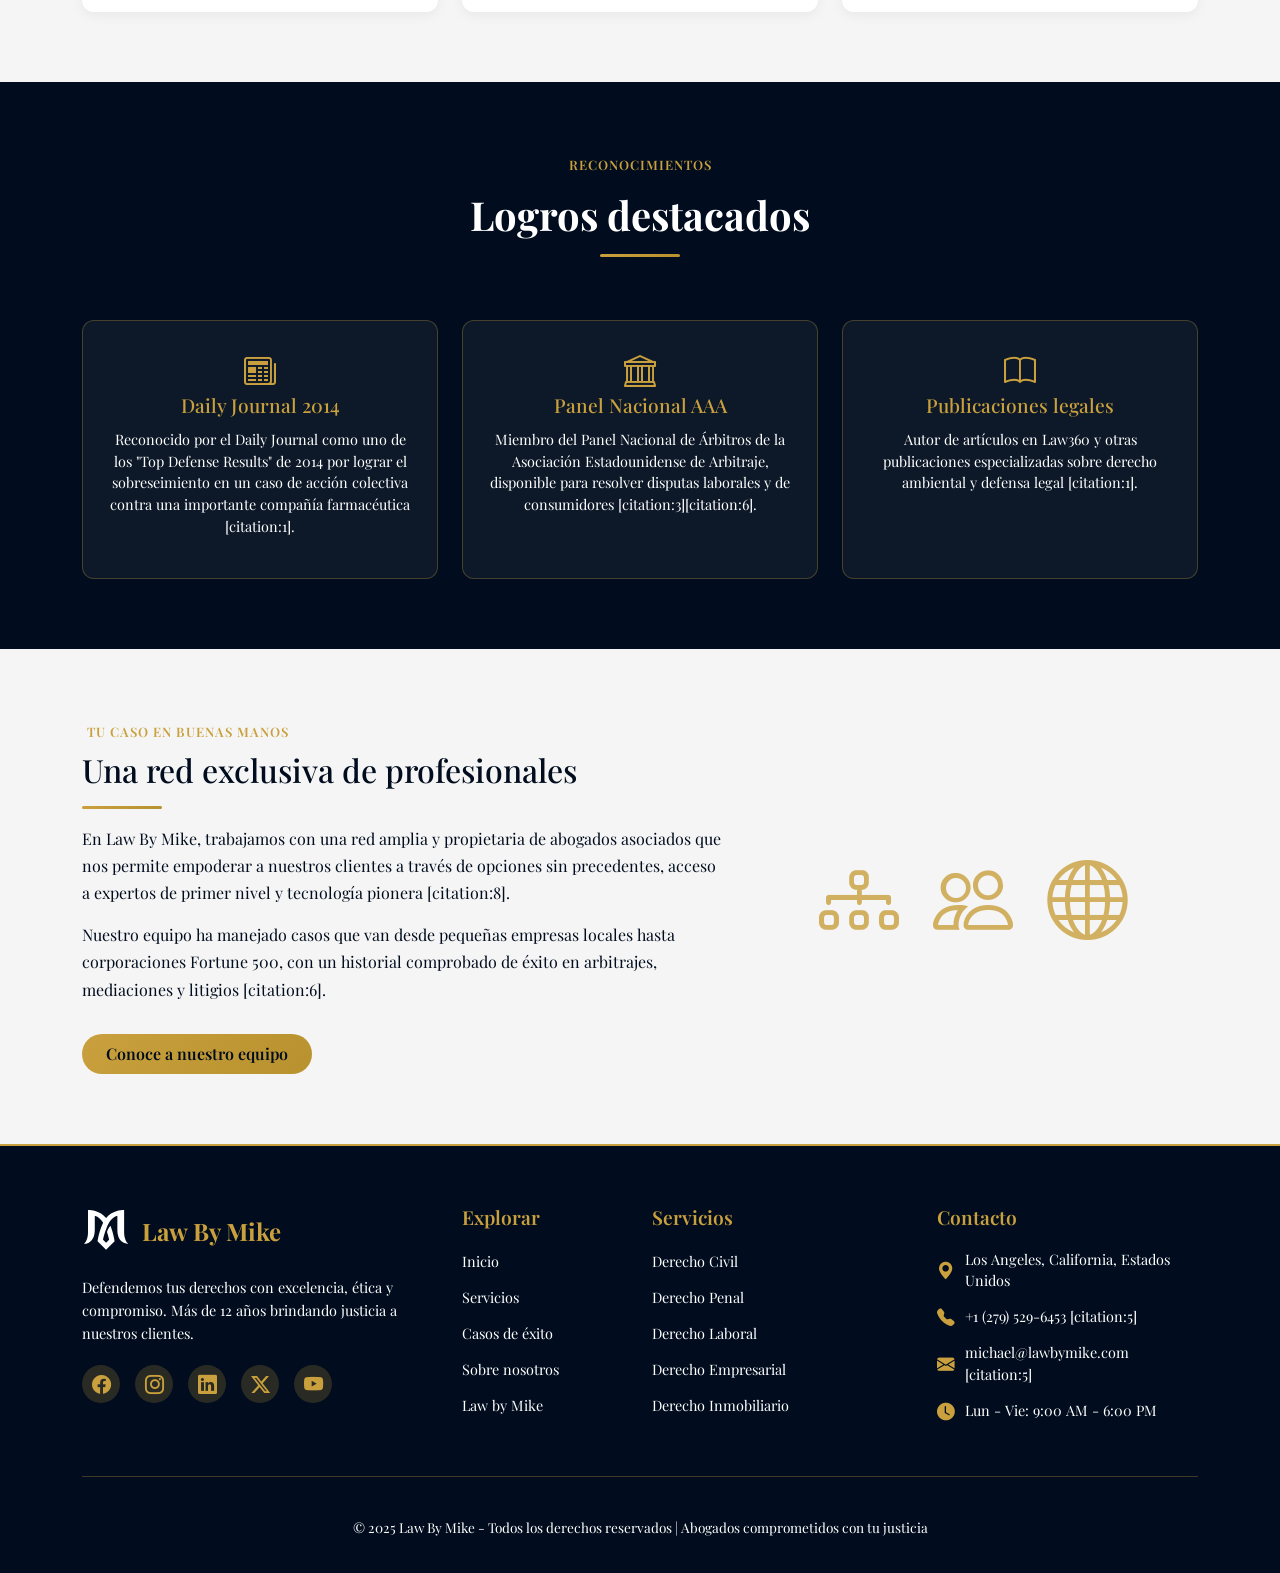
<file: sobre_nosotros.html>
<!DOCTYPE html>
<html lang="es">
<head>
    <meta charset="UTF-8">
    <meta name="viewport" content="width=device-width, initial-scale=1.0">
    <title>Law By Mike - Sobre Nosotros</title>
    <link href="https://cdn.jsdelivr.net/npm/bootstrap@5.3.0/dist/css/bootstrap.min.css" rel="stylesheet">
    <link rel="stylesheet" href="https://cdn.jsdelivr.net/npm/bootstrap-icons@1.11.3/font/bootstrap-icons.min.css">
    <link rel="stylesheet" href="https://cdnjs.cloudflare.com/ajax/libs/font-awesome/6.4.0/css/all.min.css">
    <link rel="stylesheet" href="css/style.css">
</head>
<body>
    <!-- Navbar -->
    <nav class="navbar">
        <div class="container-fluid me-4">
            <a class="navbar-brand d-flex " href="index.html">
                <object data="img/logo.svg" type="image/svg+xml" class="img-logo mt-2" alt="Logo"></object>
                <div class="seg-logo">
                    <div class="nombre-logo">Law By Mike</div>
                    <div class="descripcion-logo">ABOGADO-ASESOR LEGAL</div>
                </div>
            </a>
            <div class="d-flex gap-3">
                <a class="nav-link pt-2" href="casos_exito.html">Casos de exito</a>
                <a class="nav-link pt-2" href="servicios.html">Servicios</a>
                <a class="nav-link pt-2" href="#">Law by mike</a>
                <a class="nav-link pt-2 enlace-activo" href="sobre_nosotros.html">Sobre nosotros</a>
                <button class="btn boton my-0">Contactar</button>
            </div>
        </div>
    </nav>

    <!-- CONTENIDO PRINCIPAL DE SOBRE NOSOTROS -->
    <main>
        <!-- Hero de Sobre Nosotros -->
        <section class="sobrenosotros-hero">
            <div class="container">
                <div class="row text-center">
                    <div class="col-12">
                        <span class="subtitulo-dorado">Conoce al equipo</span>
                        <h1 class="titulo-principal mt-3">Sobre nosotros</h1>
                        <div class="linea-dorada mx-auto"></div>
                        <p class="descripcion-hero mt-4">Una firma comprometida con la justicia, la innovación y tus derechos.</p>
                    </div>
                </div>
            </div>
        </section>

        <!-- Biografía de Mike Mandell -->
        <section class="biografia-section">
            <div class="container">
                <div class="row align-items-center">
                    <div class="col-12 col-lg-5 mb-4 mb-lg-0">
                        <div class="foto-biografia">
                            <img src="img/abogado-tR.png" alt="Mike Mandell" class="img-fluid rounded shadow">
                        </div>
                    </div>
                    <div class="col-12 col-lg-7">
                        <span class="subtitulo-dorado">Fundador y abogado principal</span>
                        <h2 class="texto-blanco mt-2">Mike Mandell</h2>
                        <div class="linea-dorada my-3"></div>
                        <p class="texto-biografia">Mike Mandell es un abogado con más de 12 años de experiencia representando a clientes en casos complejos. Graduado de la USC School of Communications y de la Duke University School of Law (reconocida como la #1 facultad de derecho del mundo por The Wall Street Journal/World University Rankings), Mike ha concentrado sus talentos en redefinir el proceso de justicia y llevar la abogacía al siglo XXI [citation:5][citation:8].</p>
                        <p class="texto-biografia">Antes de fundar su propia firma, Mike pasó casi una década como socio principal en la prestigiosa firma internacional Reed Smith, LLP en Los Ángeles [citation:5]. Su enfoque se basa en una estrategia personalizada que combina tecnología innovadora, acceso a una red exclusiva de abogados y un compromiso inquebrantable con el éxito de sus clientes [citation:8].</p>
                        <p class="texto-biografia">Mike también se desempeña como árbitro en el Panel Nacional de la Asociación Estadounidense de Arbitraje (American Arbitration Association) y está disponible para servir como mediador en disputas laborales a nivel nacional [citation:3][citation:6].</p>
                        <div class="row mt-4">
                            <div class="col-4">
                                <div class="estadistica-mini">
                                    <i class="bi bi-award-fill"></i>
                                    <span class="numero">12+</span>
                                    <p>Años de experiencia</p>
                                </div>
                            </div>
                            <div class="col-4">
                                <div class="estadistica-mini">
                                    <i class="bi bi-people-fill"></i>
                                    <span class="numero">250+</span>
                                    <p>Casos exitosos</p>
                                </div>
                            </div>
                            <div class="col-4">
                                <div class="estadistica-mini">
                                    <i class="bi bi-building"></i>
                                    <span class="numero">500+</span>
                                    <p>Empresas asesoradas</p>
                                </div>
                            </div>
                        </div>
                    </div>
                </div>
            </div>
        </section>

        <!-- Nuestra Filosofía -->
        <section class="filosofia-section">
            <div class="container">
                <div class="row text-center mb-5">
                    <div class="col-12">
                        <span class="subtitulo-dorado">Nuestro enfoque</span>
                        <h2 class="titulo-seccion text-blanco">Filosofía de trabajo</h2>
                        <div class="linea-dorada mx-auto"></div>
                    </div>
                </div>
                <div class="row g-4">
                    <div class="col-12 col-md-4">
                        <div class="filosofia-card">
                            <i class="bi bi-people-fill"></i>
                            <h3>Enfoque personalizado</h3>
                            <p>Cada cliente es único. Desarrollamos estrategias a medida basadas en tus necesidades específicas y objetivos particulares.</p>
                        </div>
                    </div>
                    <div class="col-12 col-md-4">
                        <div class="filosofia-card">
                            <i class="bi bi-shield-check"></i>
                            <h3>Transparencia total</h3>
                            <p>Mantenerte informado en cada etapa del proceso es nuestra prioridad. Sin sorpresas, solo resultados claros.</p>
                        </div>
                    </div>
                    <div class="col-12 col-md-4">
                        <div class="filosofia-card">
                            <i class="bi bi-graph-up"></i>
                            <h3>Tecnología innovadora</h3>
                            <p>Utilizamos herramientas de vanguardia para optimizar tu caso y maximizar tus posibilidades de éxito [citation:8].</p>
                        </div>
                    </div>
                </div>
            </div>
        </section>

        <!-- Logros y Reconocimientos -->
        <section class="logros-section">
            <div class="container">
                <div class="row text-center mb-5">
                    <div class="col-12">
                        <span class="subtitulo-dorado">Reconocimientos</span>
                        <h2 class="titulo-seccion">Logros destacados</h2>
                        <div class="linea-dorada mx-auto"></div>
                    </div>
                </div>
                <div class="row g-4 justify-content-center">
                    <div class="col-12 col-md-6 col-lg-4">
                        <div class="logro-card">
                            <i class="bi bi-newspaper"></i>
                            <h3>Daily Journal 2014</h3>
                            <p>Reconocido por el Daily Journal como uno de los "Top Defense Results" de 2014 por lograr el sobreseimiento en un caso de acción colectiva contra una importante compañía farmacéutica [citation:1].</p>
                        </div>
                    </div>
                    <div class="col-12 col-md-6 col-lg-4">
                        <div class="logro-card">
                            <i class="bi bi-bank"></i>
                            <h3>Panel Nacional AAA</h3>
                            <p>Miembro del Panel Nacional de Árbitros de la Asociación Estadounidense de Arbitraje, disponible para resolver disputas laborales y de consumidores [citation:3][citation:6].</p>
                        </div>
                    </div>
                    <div class="col-12 col-md-6 col-lg-4">
                        <div class="logro-card">
                            <i class="bi bi-book"></i>
                            <h3>Publicaciones legales</h3>
                            <p>Autor de artículos en Law360 y otras publicaciones especializadas sobre derecho ambiental y defensa legal [citation:1].</p>
                        </div>
                    </div>
                </div>
            </div>
        </section>

        <!-- Red de Abogados -->
        <section class="red-section">
            <div class="container">
                <div class="row align-items-center">
                    <div class="col-12 col-lg-7 order-2 order-lg-1">
                        <span class="subtitulo-dorado">Tu caso en buenas manos</span>
                        <h2 class="titulo-red mt-2">Una red exclusiva de profesionales</h2>
                        <div class="linea-dorada my-3"></div>
                        <p class="texto-biografia texto-azul">En Law By Mike, trabajamos con una red amplia y propietaria de abogados asociados que nos permite empoderar a nuestros clientes a través de opciones sin precedentes, acceso a expertos de primer nivel y tecnología pionera [citation:8].</p>
                        <p class="texto-biografia texto-azul">Nuestro equipo ha manejado casos que van desde pequeñas empresas locales hasta corporaciones Fortune 500, con un historial comprobado de éxito en arbitrajes, mediaciones y litigios [citation:6].</p>
                        <button class="btn boton mt-3">Conoce a nuestro equipo</button>
                    </div>
                    <div class="col-12 col-lg-5 order-1 order-lg-2 mb-4 mb-lg-0">
                        <div class="red-iconos">
                            <i class="bi bi-diagram-3"></i>
                            <i class="bi bi-people"></i>
                            <i class="bi bi-globe"></i>
                        </div>
                    </div>
                </div>
            </div>
        </section>
    </main>

    <!-- FOOTER -->
    <footer class="footer">
        <div class="container">
            <div class="row">
                
                <div class="col-12 col-md-6 col-lg-4 mb-4 mb-lg-0">
                    <div class="logo-footer">
                        <object data="img/logo.svg" type="image/svg+xml" class="pt-1"></object>
                        <span>Law By Mike</span>
                    </div>
                    <p class="descripcion-footer">Defendemos tus derechos con excelencia, ética y compromiso. Más de 12 años brindando justicia a nuestros clientes.</p>
                    <div class="redes-sociales">
                        <a href="#"><i class="bi bi-facebook"></i></a>
                        <a href="#"><i class="bi bi-instagram"></i></a>
                        <a href="#"><i class="bi bi-linkedin"></i></a>
                        <a href="#"><i class="bi bi-twitter-x"></i></a>
                        <a href="#"><i class="bi bi-youtube"></i></a>
                    </div>
                </div>
                
                <div class="col-12 col-md-6 col-lg-2 mb-4 mb-lg-0">
                    <h5>Explorar</h5>
                    <ul class="footer-links">
                        <li><a href="index.html">Inicio</a></li>
                        <li><a href="servicios.html">Servicios</a></li>
                        <li><a href="casos_exito.html">Casos de éxito</a></li>
                        <li><a href="sobre_nosotros.html">Sobre nosotros</a></li>
                        <li><a href="#">Law by Mike</a></li>
                    </ul>
                </div>
                
                <div class="col-12 col-md-6 col-lg-3 mb-4 mb-lg-0">
                    <h5>Servicios</h5>
                    <ul class="footer-links">
                        <li><a href="#">Derecho Civil</a></li>
                        <li><a href="#">Derecho Penal</a></li>
                        <li><a href="#">Derecho Laboral</a></li>
                        <li><a href="#">Derecho Empresarial</a></li>
                        <li><a href="#">Derecho Inmobiliario</a></li>
                    </ul>
                </div>
                
                <div class="col-12 col-md-6 col-lg-3">
                    <h5>Contacto</h5>
                    <ul class="contacto-footer">
                        <li><i class="bi bi-geo-alt-fill"></i> Los Angeles, California, Estados Unidos</li>
                        <li><i class="bi bi-telephone-fill"></i> +1 (279) 529-6453 [citation:5]</li>
                        <li><i class="bi bi-envelope-fill"></i> michael@lawbymike.com [citation:5]</li>
                        <li><i class="bi bi-clock-fill"></i> Lun - Vie: 9:00 AM - 6:00 PM</li>
                    </ul>
                </div>
                
            </div>
            
            <div class="copyright">
                <p>&copy; 2025 Law By Mike - Todos los derechos reservados | Abogados comprometidos con tu justicia</p>
            </div>
        </div>
    </footer>

    <script src="https://cdn.jsdelivr.net/npm/bootstrap@5.3.0/dist/js/bootstrap.bundle.min.js"></script>
</body>
</html>
</file>
<file: css/style.css>
/* ============================================
   IMPORTACIONES
   ============================================ */
@import url('https://fonts.googleapis.com/css2?family=Lato:ital,wght@0,100;0,300;0,400;0,700;0,900;1,100;1,300;1,400;1,700;1,900&family=Playfair+Display:ital,wght@0,400..900;1,400..900&family=Varela+Round&display=swap');

/* ============================================
   VARIABLES GLOBALES
   ============================================ */
:root {
    --color-dorado: #c9a03d;
    --color-dorado-oscuro: #b8922e;
    --color-azul: #010D1E;
    --color-azul-claro: #16385c;
    --color-blanco: #ffffff;
    --color-gris-claro: #f5f5f5;
    --color-gris-oscuro: #333333;
    --color-negro: #000000;
    --fuente-principal: 'Playfair Display', Tahoma, Geneva, Verdana, sans-serif;
    --sombra-suave: 0 4px 12px rgba(0, 0, 0, 0.1);
    --sombra-hover: 0 8px 24px rgba(0, 0, 0, 0.15);
    --border-radius: 12px;
    --transition: all 0.3s ease;
}

/* ============================================
   RESET Y BASE
   ============================================ */
* {
    margin: 0;
    padding: 0;
    box-sizing: border-box;
}

body {
    font-family: var(--fuente-principal);
    background-color: var(--color-azul);
    color: var(--color-blanco);
    padding-top: 0;
}

/* ============================================
   NAVBAR - ESTÁTICO RESPONSIVO
   ============================================ */
.navbar {
    background: linear-gradient(135deg, var(--color-azul) 0%, var(--color-azul-claro) 100%);
    padding: 0.8rem 2rem;
    box-shadow: var(--sombra-suave);
    width: 100%;
    position: relative;
}

.navbar .container-fluid {
    display: flex;
    justify-content: space-between;
    align-items: center;
    flex-wrap: wrap;
}

.navbar-brand {
    text-decoration: none;
    display: flex;
    align-items: center;
    gap: 15px;
}

.img-logo {
    width: 50px;
    height: 50px;
}

.nombre-logo {
    color: var(--color-blanco);
    font-size: 1.3rem;
    font-weight: 600;
    letter-spacing: 1px;
}

.descripcion-logo {
    font-size: 0.7rem;
    margin: 0;
    padding: 0;
    color: var(--color-dorado);
}

.nav-links {
    display: flex;
    align-items: center;
    gap: 20px;
    flex-wrap: wrap;
}

.nav-link {
    color: var(--color-blanco);
    font-weight: 500;
    transition: var(--transition);
    text-decoration: none;
}

.nav-link:hover {
    color: var(--color-dorado);
}

.boton {
    background: linear-gradient(135deg, var(--color-dorado), var(--color-dorado-oscuro));
    color: var(--color-azul);
    font-weight: 600;
    padding: 8px 24px;
    border-radius: 30px;
    transition: var(--transition);
    border: none;
    cursor: pointer;
}

.boton:hover {
    transform: translateY(-2px);
    box-shadow: var(--sombra-hover);
    background: linear-gradient(135deg, var(--color-dorado-oscuro), var(--color-dorado));
}

.enlace-activo {
    position: relative;
    display: inline-block;
}

.enlace-activo::after {
    content: '';
    position: absolute;
    bottom: -5px;
    left: 0;
    width: 100%;
    height: 2px;
    background-color: var(--color-dorado);
    border-radius: 2px;
}

/* ============================================
   HERO SECTION - MAIN
   ============================================ */
.hero-section {
    position: relative;
    width: 100%;
    min-height: 100vh;
    display: flex;
    align-items: center;
    overflow: hidden;
    padding: 60px 0;
}

.hero-section::before {
    content: '';
    position: absolute;
    top: 0;
    left: 0;
    right: 0;
    bottom: 0;
    background-image: url('../img/boblioteca.jpg');
    background-size: cover;
    background-position: center;
    background-repeat: no-repeat;
    pointer-events: none;
    z-index: -1;
}

.hero-section::after {
    content: '';
    position: absolute;
    top: 0;
    left: 0;
    right: 0;
    bottom: 0;
    background: linear-gradient(90deg, var(--color-azul) 0%, rgba(1, 13, 30, 0.7) 50%, rgba(1, 13, 30, 0) 100%);
    pointer-events: none;
    z-index: 0;
}

.foto-wrapper,
.contenido {
    position: relative;
    z-index: 2;
}

.foto-wrapper {
    width: 100%;
    max-width: 400px;
    margin: 0 auto;
    overflow: hidden;
    background: transparent;
}

.foto-perfil {
    width: 100%;
    height: auto;
    object-fit: cover;
    object-position: center 20%;
    display: block;
    border-radius: 50%;

    background-color:var(--color-azul);
}

.contenido {
    padding: 20px;
}

.subtitulo-dorado {
    display: inline-block;
    font-size: 13px;
    font-weight: 600;
    text-transform: uppercase;
    letter-spacing: 1px;
    color: var(--color-dorado);
    padding: 0 5px;
}

.titulo-principal {
    font-size: 2.8rem;
    font-weight: 800;
    line-height: 1.2;
}

.texto-azul {
    color: var(--color-azul-claro);
}

.texto-dorado {
    color: var(--color-dorado);
}

.linea-dorada {
    width: 80px;
    height: 3px;
    background: linear-gradient(90deg, var(--color-dorado), var(--color-dorado-oscuro));
    margin: 20px 0 0 0;
    border-radius: 3px;
}

.descripcion {
    font-size: 1rem;
    line-height: 1.6;
    color: var(--color-blanco);
    opacity: 0.9;
}

/* ============================================
   BOTONES
   ============================================ */
.botones-group {
    display: flex;
    flex-wrap: wrap;
    gap: 15px;
}

.btn-contactar {
    background: linear-gradient(135deg, var(--color-dorado), var(--color-dorado-oscuro));
    color: var(--color-azul);
    font-weight: 600;
    padding: 10px 30px;
    border-radius: 40px;
    transition: var(--transition);
    border: none;
    cursor: pointer;
}

.btn-contactar:hover {
    transform: translateY(-2px);
    box-shadow: var(--sombra-hover);
    background: linear-gradient(135deg, var(--color-dorado-oscuro), var(--color-dorado));
}

.btn-saber-mas {
    background: transparent;
    border: 2px solid var(--color-dorado);
    color: var(--color-dorado);
    font-weight: 600;
    padding: 10px 30px;
    border-radius: 40px;
    transition: var(--transition);
    cursor: pointer;
}

.btn-saber-mas:hover {
    background: rgba(201, 160, 61, 0.1);
    transform: translateY(-2px);
    border-color: var(--color-dorado-oscuro);
    color: var(--color-dorado-oscuro);
}

/* ============================================
   ETIQUETAS
   ============================================ */
.etiquetas {
    display: flex;
    flex-wrap: wrap;
    gap: 30px;
}

.etiqueta {
    display: flex;
    align-items: center;
    gap: 8px;
    background: transparent;
    padding: 0;
}

.etiqueta i {
    font-size: 18px;
    color: var(--color-dorado);
}

.etiqueta span {
    font-size: 14px;
    font-weight: 500;
    color: var(--color-blanco);
}

/* ============================================
   RESPONSIVE - NAVBAR
   ============================================ */
@media (max-width: 992px) {
    .navbar .container-fluid {
        flex-direction: column;
        gap: 15px;
    }
    
    .navbar-brand {
        justify-content: center;
    }
    
    .nav-links {
        justify-content: center;
    }
    
    .nav-link {
        font-size: 14px;
    }
    
    .boton {
        padding: 6px 20px;
        font-size: 14px;
    }
}

@media (max-width: 768px) {
    .navbar {
        padding: 0.8rem 1rem;
    }
    
    .nav-links {
        gap: 12px;
    }
    
    .nav-link {
        font-size: 12px;
    }
    
    .boton {
        padding: 5px 14px;
        font-size: 12px;
    }
    
    .nombre-logo {
        font-size: 1rem;
    }
    
    .img-logo {
        width: 35px;
        height: 35px;
    }
}

/* ============================================
   RESPONSIVE - HERO SECTION
   ============================================ */
@media (max-width: 991px) {
    .hero-section {
        min-height: auto;
        padding: 60px 0;
    }
    
    .foto-wrapper {
        max-width: 280px;
        margin-bottom: 30px;
    }
    
    .titulo-principal {
        font-size: 2.2rem;
        text-align: center;
    }
    
    .descripcion {
        text-align: center;
    }
    
    .linea-dorada {
        margin: 20px auto 0 auto;
    }
    
    .contenido {
        text-align: center;
    }
    
    .botones-group {
        justify-content: center;
    }
    
    .etiquetas {
        justify-content: center;
    }
}

@media (max-width: 768px) {
    .foto-wrapper {
        max-width: 220px;
    }
    
    .titulo-principal {
        font-size: 1.8rem;
    }
    
    .descripcion {
        font-size: 0.95rem;
    }
    
    .btn-contactar, .btn-saber-mas {
        padding: 8px 20px;
        font-size: 13px;
    }
}

@media (max-width: 576px) {
    .hero-section {
        padding: 40px 0;
    }
    
    .foto-wrapper {
        max-width: 180px;
    }
    
    .titulo-principal {
        font-size: 1.5rem;
    }
    
    .subtitulo-dorado {
        font-size: 11px;
    }
    
    .botones-group {
        flex-direction: column;
        align-items: center;
    }
    
    .btn-saber-mas {
        margin-left: 0;
    }
    
    .etiquetas {
        flex-direction: column;
        align-items: center;
    }
    
    .etiqueta {
        width: 100%;
        max-width: 220px;
        justify-content: center;
    }
}
/* ============================================
   ÁREAS DE PRÁCTICA
   ============================================ */
.areas-practica {
    padding: 30px 0;
    background: linear-gradient(135deg, #f8f9fa 0%, #ffffff 100%);
}

.titulo-seccion {
    font-size: 2.5rem;
    font-weight: 700;
    color: var(--color-azul);
    margin-top: 15px;
}

.descripcion-seccion {
    font-size: 1.1rem;
    color: var(--color-gris-oscuro);
    opacity: 0.9;
    margin-top: 10px;
}

.linea-dorada.mx-auto {
    margin: 15px auto !important;
}

/* Tarjetas */
.card-practica {
    background: rgba(1, 13, 30, 0.03);
    backdrop-filter: blur(0);
    border: 1px solid rgba(201, 160, 61, 0.15);
    border-radius: 20px;
    padding: 30px 20px;
    text-align: center;
    transition: var(--transition);
    height: 100%;
}

.card-practica:hover {
    transform: translateY(-8px);
    border-color: var(--color-dorado);
    background: rgba(201, 160, 61, 0.05);
    box-shadow: var(--sombra-hover);
}

/* Icono circular dorado con fondo azul */
.card-icono {
    width: 70px;
    height: 70px;
    margin: 0 auto 20px auto;
    display: flex;
    align-items: center;
    justify-content: center;
    background: var(--color-azul);
    border-radius: 50%;
    color: var(--color-dorado);
    font-size: 2rem;
    transition: var(--transition);
}

.card-practica:hover .card-icono {
    transform: scale(1.05);
    background: var(--color-dorado);
    color: var(--color-azul);
}

/* Texto azul */
.card-practica h3 {
    font-size: 1.3rem;
    font-weight: 700;
    color: var(--color-azul);
    margin-bottom: 15px;
}

.card-practica p {
    font-size: 0.9rem;
    color: var(--color-gris-oscuro);
    opacity: 0.8;
    line-height: 1.5;
    margin-bottom: 20px;
}

.ver-mas {
    display: inline-flex;
    align-items: center;
    gap: 8px;
    color: var(--color-dorado);
    text-decoration: none;
    font-weight: 600;
    font-size: 0.9rem;
    transition: var(--transition);
}

.ver-mas i {
    font-size: 0.8rem;
    transition: var(--transition);
}

.ver-mas:hover {
    color: var(--color-dorado-oscuro);
    gap: 12px;
}

.ver-mas:hover i {
    transform: translateX(4px);
}
/* SECCIÓN SOBRE MÍ - Versión corregida */

.sobre-mi {
    padding: 80px 0;
}

.sobre-mi .contenido-izq {
    padding-right: 30px;
}

.sobre-mi h2 {
    color: var(--color-dorado);
    font-size: 2.2rem;
    margin-bottom: 15px;
}

.sobre-mi h3 {
    color: var(--color-blanco);
    font-size: 1.5rem;
    margin-bottom: 20px;
}

.sobre-mi .descripcion {
    color: var(--color-blanco);
    font-size: 1rem;
    line-height: 1.8;
    margin-bottom: 25px;
}

.sobre-mi .boton-conocer {
    background-color: var(--color-dorado);
    color: var(--color-azul);
    padding: 10px 30px;
    border-radius: 30px;
    font-weight: 600;
    border: none;
    transition: var(--transition);
}

.sobre-mi .boton-conocer:hover {
    background-color: var(--color-dorado-oscuro);
    transform: translateY(-2px);
    color: var(--color-blanco);
}

.sobre-mi .estadistica-item {
    text-align: center;
    padding: 20px 10px;
}

.sobre-mi .estadistica-item i {
    font-size: 2.5rem;
    color: var(--color-dorado);
    margin-bottom: 15px;
    display: block;
}

.sobre-mi .estadistica-item .numero {
    font-size: 2.8rem;
    font-weight: bold;
    color: var(--color-dorado);
    margin-bottom: 8px;
    display: block;
}

.sobre-mi .estadistica-item p {
    color: var(--color-blanco);
    font-size: 0.9rem;
    margin-bottom: 0;
}

@media (max-width: 992px) {
    .sobre-mi {
        padding: 60px 0;
    }
    
    .sobre-mi .contenido-izq {
        padding-right: 0;
        text-align: center;
        margin-bottom: 40px;
    }
    
    .sobre-mi .boton-conocer {
        margin-left: auto;
        margin-right: auto;
        display: inline-block;
    }
}

@media (max-width: 768px) {
    .sobre-mi {
        padding: 40px 0;
    }
    
    .sobre-mi h2 {
        font-size: 1.8rem;
    }
    
    .sobre-mi h3 {
        font-size: 1.2rem;
    }
    
    .sobre-mi .estadistica-item i {
        font-size: 2rem;
    }
    
    .sobre-mi .estadistica-item .numero {
        font-size: 2.2rem;
    }
    
    .sobre-mi .estadistica-item p {
        font-size: 0.8rem;
    }
}
/* SECCIÓN UBICACIÓN - Versión corregida */

.ubicacion {
    padding: 80px 0;
    background-color: var(--color-gris-claro);
}

.ubicacion h2 {
    color: var(--color-dorado);
    font-size: 2.2rem;
    margin-bottom: 15px;
    text-align: center;
}

.ubicacion .subtitulo {
    color: var(--color-azul);
    text-align: center;
    margin-bottom: 40px;
    font-size: 1rem;
    font-weight: 500;
    letter-spacing: 2px;
}

.ubicacion .info-direccion {
    background-color: var(--color-azul);
    padding: 25px;
    border-radius: 12px;
    height: 100%;
    box-shadow: 0 4px 12px rgba(0,0,0,0.1);
}

.ubicacion .info-direccion i {
    font-size: 1.8rem;
    color: var(--color-dorado);
    margin-bottom: 12px;
}

.ubicacion .info-direccion h4 {
    color: var(--color-dorado);
    margin-bottom: 15px;
    font-size: 1.2rem;
}

.ubicacion .info-direccion p {
    color: var(--color-blanco);
    margin-bottom: 8px;
    line-height: 1.5;
    font-size: 0.95rem;
}

.ubicacion .info-direccion .direccion {
    margin-bottom: 20px;
    padding-bottom: 15px;
    border-bottom: 1px solid rgba(201, 160, 61, 0.3);
}

.ubicacion .info-direccion .horario {
    margin-top: 15px;
}

.ubicacion .mapa {
    width: 100%;
    height: 100%;
    min-height: 350px;
    border-radius: 12px;
    border: 3px solid var(--color-dorado);
}

@media (max-width: 992px) {
    .ubicacion {
        padding: 60px 0;
    }
    
    .ubicacion .info-direccion {
        margin-bottom: 30px;
        padding: 20px;
    }
    
    .ubicacion .mapa {
        min-height: 300px;
    }
}

@media (max-width: 768px) {
    .ubicacion {
        padding: 40px 0;
    }
    
    .ubicacion h2 {
        font-size: 1.8rem;
    }
    
    .ubicacion .mapa {
        min-height: 250px;
    }
    
    .ubicacion .info-direccion {
        padding: 20px;
    }
    
    .ubicacion .info-direccion h4 {
        font-size: 1.1rem;
    }
    
    .ubicacion .info-direccion p {
        font-size: 0.85rem;
    }
}

/* FOOTER */

.footer {
    background-color: var(--color-azul);
    padding: 60px 0 20px 0;
    border-top: 2px solid var(--color-dorado);
}

.footer .logo-footer {
    display: flex;
    align-items: center;
    gap: 10px;
    margin-bottom: 20px;
}

.footer .logo-footer object {
    width: 50px;
    height: 50px;
    
}

.footer .logo-footer span {
    color: var(--color-dorado);
    font-size: 1.5rem;
    font-weight: bold;
}

.footer .descripcion-footer {
    color: var(--color-blanco);
    font-size: 0.9rem;
    line-height: 1.6;
    margin-bottom: 20px;
}

.footer h5 {
    color: var(--color-dorado);
    font-size: 1.2rem;
    margin-bottom: 20px;
    font-weight: 600;
}

.footer .footer-links {
    list-style: none;
    padding: 0;
    margin: 0;
}

.footer .footer-links li {
    margin-bottom: 12px;
}

.footer .footer-links a {
    color: var(--color-blanco);
    text-decoration: none;
    transition: var(--transition);
    font-size: 0.9rem;
}

.footer .footer-links a:hover {
    color: var(--color-dorado);
    padding-left: 5px;
}

.footer .contacto-footer {
    list-style: none;
    padding: 0;
    margin: 0;
}

.footer .contacto-footer li {
    color: var(--color-blanco);
    margin-bottom: 12px;
    font-size: 0.9rem;
    display: flex;
    align-items: center;
    gap: 10px;
}

.footer .contacto-footer i {
    color: var(--color-dorado);
    font-size: 1.1rem;
}

.footer .redes-sociales {
    display: flex;
    gap: 15px;
    margin-top: 20px;
}

.footer .redes-sociales a {
    display: inline-flex;
    align-items: center;
    justify-content: center;
    width: 38px;
    height: 38px;
    background-color: rgba(201, 160, 61, 0.2);
    border-radius: 50%;
    color: var(--color-dorado);
    transition: var(--transition);
    text-decoration: none;
}

.footer .redes-sociales a:hover {
    background-color: var(--color-dorado);
    color: var(--color-azul);
    transform: translateY(-3px);
}

.footer .redes-sociales i {
    font-size: 1.2rem;
}

.footer .copyright {
    text-align: center;
    padding-top: 40px;
    margin-top: 40px;
    border-top: 1px solid rgba(201, 160, 61, 0.3);
    color: var(--color-blanco);
    font-size: 0.85rem;
}

@media (max-width: 992px) {
    .footer {
        padding: 50px 0 20px 0;
    }
    
    .footer .logo-footer {
        justify-content: center;
    }
    
    .footer .descripcion-footer {
        text-align: center;
    }
    
    .footer h5 {
        text-align: center;
        margin-top: 30px;
    }
    
    .footer .footer-links {
        text-align: center;
    }
    
    .footer .contacto-footer li {
        justify-content: center;
    }
    
    .footer .redes-sociales {
        justify-content: center;
    }
}

@media (max-width: 768px) {
    .footer {
        padding: 40px 0 20px 0;
    }
    
    .footer .logo-footer span {
        font-size: 1.3rem;
    }
    
    .footer h5 {
        font-size: 1.1rem;
        margin-top: 25px;
    }
    
    .footer .copyright {
        font-size: 0.75rem;
        padding-top: 30px;
        margin-top: 30px;
    }
}

.servicios-hero {
    padding: 80px 0 40px 0;
    background-color: var(--color-azul);
}
.titulo-seccion{
    color: var(--color-blanco);
}

.descripcion-hero {
    color: var(--color-blanco);
    max-width: 700px;
    margin-left: auto;
    margin-right: auto;
    font-size: 1.1rem;
}

/* Grid de Servicios */
.servicios-grid {
    padding: 60px 0;
    background-color: var(--color-gris-claro);
}

/* FAQ Section */
.faq-section {
    padding: 70px 0;
    background-color: var(--color-azul);
}

.accordion-item {
    background-color: var(--color-blanco);
    border: none;
    border-radius: 12px !important;
    margin-bottom: 16px;
    overflow: hidden;
}

.accordion-button {
    background-color: var(--color-blanco);
    color: var(--color-azul);
    font-weight: 600;
    padding: 18px 25px;
    font-size: 1.05rem;
}

.accordion-button:not(.collapsed) {
    background-color: var(--color-dorado);
    color: var(--color-azul);
}

.accordion-button:focus {
    box-shadow: none;
    border-color: transparent;
}

.accordion-button::after {
    color: var(--color-dorado);
}

.accordion-body {
    padding: 20px 25px;
    color: #555;
    line-height: 1.6;
}

/* Responsive */
@media (max-width: 768px) {
    .servicios-hero {
        padding: 60px 0 30px 0;
    }
    
    .servicios-grid {
        padding: 40px 0;
    }
    
    .faq-section {
        padding: 50px 0;
    }
    
    .accordion-button {
        padding: 14px 18px;
        font-size: 0.95rem;
    }
    
    .accordion-body {
        padding: 16px 20px;
        font-size: 0.9rem;
    }
}
/* ESTILOS PARA CASOS DE ÉXITO - Versión corregida */

/* Casos Hero */
.casos-hero {
    padding: 80px 0 40px 0;
    background-color: var(--color-azul);
}

.descripcion-hero {
    color: var(--color-blanco);
    max-width: 700px;
    margin-left: auto;
    margin-right: auto;
    font-size: 1.1rem;
}

/* Grid de Casos */
.casos-grid {
    padding: 60px 0;
    background-color: var(--color-gris-claro);
}

/* Card de Caso - Versión corregida */
.card-caso {
    background-color: var(--color-blanco);
    border-radius: 12px;
    overflow: hidden;
    transition: all 0.3s ease;
    box-shadow: 0 4px 12px rgba(0,0,0,0.05);
    height: 100%;
}

.card-caso .row {
    margin: 0;
    height: 100%;
}

.card-caso [class*="col-"] {
    padding: 0;
}

.caso-icono {
    background: linear-gradient(135deg, var(--color-dorado) 0%, var(--color-dorado-oscuro) 100%);
    display: flex;
    align-items: center;
    justify-content: center;
    min-height: 150px;
    width: 100%;
}

.caso-icono i {
    font-size: 3rem;
    color: var(--color-blanco);
}

.caso-contenido {
    padding: 20px;
}

.caso-contenido h3 {
    color: var(--color-azul);
    font-size: 1.2rem;
    margin-bottom: 8px;
    font-weight: 600;
}

.caso-contenido .cliente {
    color: var(--color-dorado);
    font-size: 0.85rem;
    margin-bottom: 12px;
}

.caso-contenido p {
    color: #555;
    font-size: 0.9rem;
    line-height: 1.5;
    margin-bottom: 10px;
}

.caso-contenido .resultado {
    color: var(--color-azul);
    margin-top: 10px;
    padding-top: 10px;
    border-top: 1px solid #eee;
}

.caso-contenido .resultado strong {
    color: var(--color-dorado);
    font-weight: 600;
}

/* Responsive */
@media (max-width: 768px) {
    .casos-hero {
        padding: 60px 0 30px 0;
    }
    
    .casos-grid {
        padding: 40px 0;
    }
    
    .caso-icono {
        min-height: 100px;
    }
    
    .caso-icono i {
        font-size: 2rem;
    }
    
    .caso-contenido {
        padding: 15px;
    }
    
    .caso-contenido h3 {
        font-size: 1rem;
    }
    
    .caso-contenido p {
        font-size: 0.85rem;
    }
}
/* AÑADE ESTOS ESTILOS A TU style.css */

/* Sobre Nosotros Hero */
.sobrenosotros-hero {
    padding: 50px 0 40px 0;
    background-color: var(--color-gris-claro);
}
.sobrenosotros-hero .titulo-principal {
    color: var(--color-azul);
}
.sobrenosotros-hero .descripcion-hero {
    color: var(--color-gris-oscuro);
}
/* Biografía Section */
.biografia-section {
    padding: 60px 0;
    background-color: var(--color-azul);
}

.foto-biografia img {
    border-radius: 20px;
    border: 3px solid var(--color-dorado);
}

.texto-biografia {
    color: var(--color-blanco);
    font-size: 1rem;
    line-height: 1.7;
    margin-bottom: 15px;
}

/* Estadísticas mini */
.estadistica-mini {
    text-align: center;
}

.estadistica-mini i {
    font-size: 1.8rem;
    color: var(--color-dorado);
    display: block;
    margin-bottom: 8px;
}

.estadistica-mini .numero {
    font-size: 1.8rem;
    font-weight: bold;
    color: var(--color-dorado);
    display: block;
}

.estadistica-mini p {
    color: var(--color-blanco);
    font-size: 0.8rem;
    margin-top: 5px;
}

/* Filosofía Section */
.filosofia-section {
    padding: 70px 0;
    background-color: var(--color-gris-claro);
}

.text-blanco {
    color: var(--color-azul);
}

.filosofia-card {
    background-color: var(--color-blanco);
    padding: 30px 25px;
    border-radius: 12px;
    text-align: center;
    transition: all 0.3s ease;
    box-shadow: 0 4px 12px rgba(0,0,0,0.05);
    height: 100%;
}

.filosofia-card:hover {
    transform: translateY(-8px);
    box-shadow: 0 12px 24px rgba(0,0,0,0.1);
}

.filosofia-card i {
    font-size: 2.5rem;
    color: var(--color-dorado);
    margin-bottom: 20px;
}

.filosofia-card h3 {
    color: var(--color-azul);
    font-size: 1.3rem;
    margin-bottom: 15px;
}

.filosofia-card p {
    color: #666;
    font-size: 0.9rem;
    line-height: 1.6;
}

/* Logros Section */
.logros-section {
    padding: 70px 0;
    background-color: var(--color-azul);
}

.logros-section .titulo-seccion {
    color: var(--color-blanco);
}

.logro-card {
    background-color: rgba(255,255,255,0.05);
    padding: 25px;
    border-radius: 12px;
    text-align: center;
    transition: all 0.3s ease;
    border: 1px solid rgba(201, 160, 61, 0.3);
    height: 100%;
}

.logro-card:hover {
    background-color: rgba(201, 160, 61, 0.1);
    transform: translateY(-5px);
}

.logro-card i {
    font-size: 2rem;
    color: var(--color-dorado);
    margin-bottom: 15px;
}

.logro-card h3 {
    color: var(--color-dorado);
    font-size: 1.2rem;
    margin-bottom: 12px;
}

.logro-card p {
    color: var(--color-blanco);
    font-size: 0.9rem;
    line-height: 1.5;
}

/* Red Section */
.red-section {
    padding: 70px 0;
    background:var(--color-gris-claro);
}
.titulo-red{
    color: var(--color-azul);
}
.texto-azul{
    color: var(--color-azul);
}
.red-iconos {
    text-align: center;
}

.red-iconos i {
    font-size: 5rem;
    color: var(--color-dorado);
    margin: 0 15px;
    opacity: 0.8;
    transition: all 0.3s ease;
}

.red-iconos i:hover {
    opacity: 1;
    transform: scale(1.05);
}

/* Responsive */
@media (max-width: 768px) {
    .sobrenosotros-hero {
        padding: 60px 0 30px 0;
    }
    
    .biografia-section {
        padding: 40px 0;
    }
    
    .filosofia-section {
        padding: 50px 0;
    }
    
    .logros-section {
        padding: 50px 0;
    }
    
    .red-section {
        padding: 50px 0;
    }
    
    .red-iconos i {
        font-size: 3rem;
        margin: 0 10px;
    }
    
    .texto-biografia {
        font-size: 0.9rem;
    }
    
    .filosofia-card {
        padding: 20px;
    }
    
    .filosofia-card h3 {
        font-size: 1.1rem;
    }
    
    .logro-card h3 {
        font-size: 1rem;
    }
}
.titulo-seccion{
    color: var(--color-azul);
}
</file>
